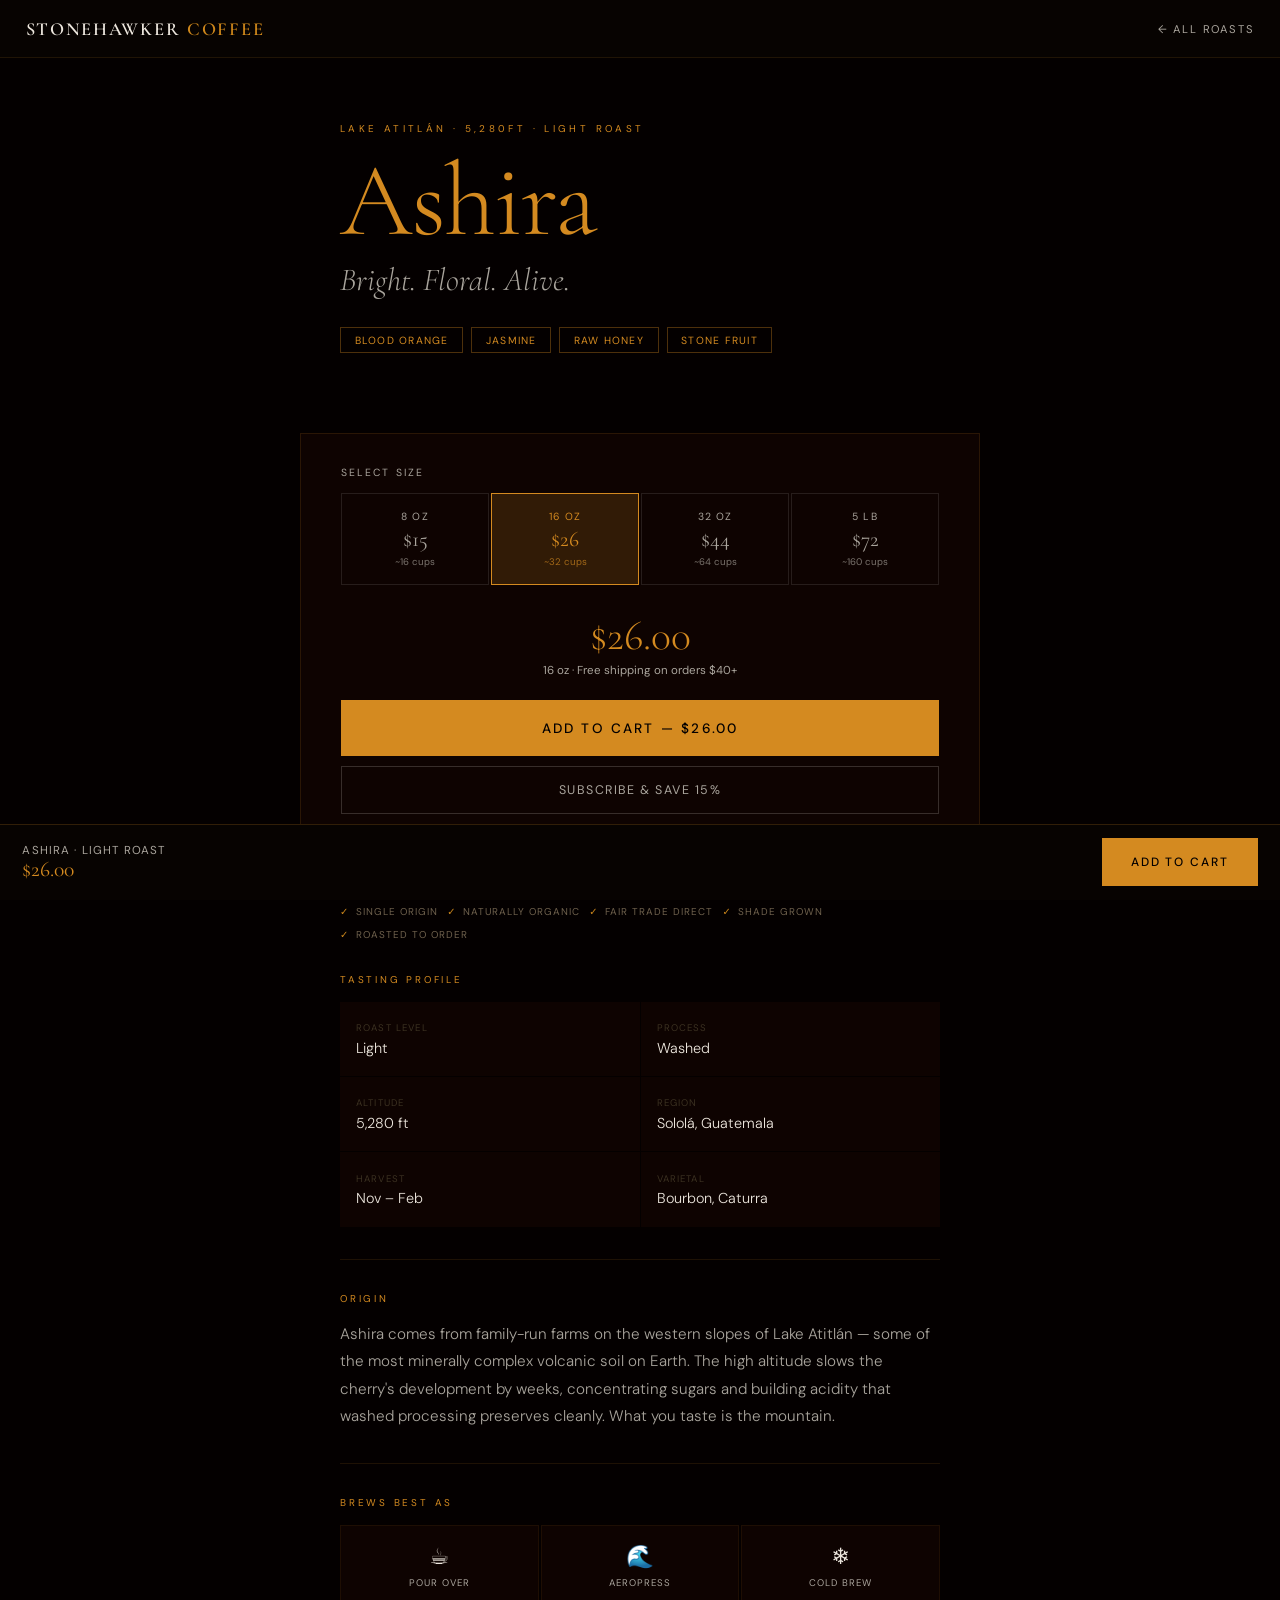
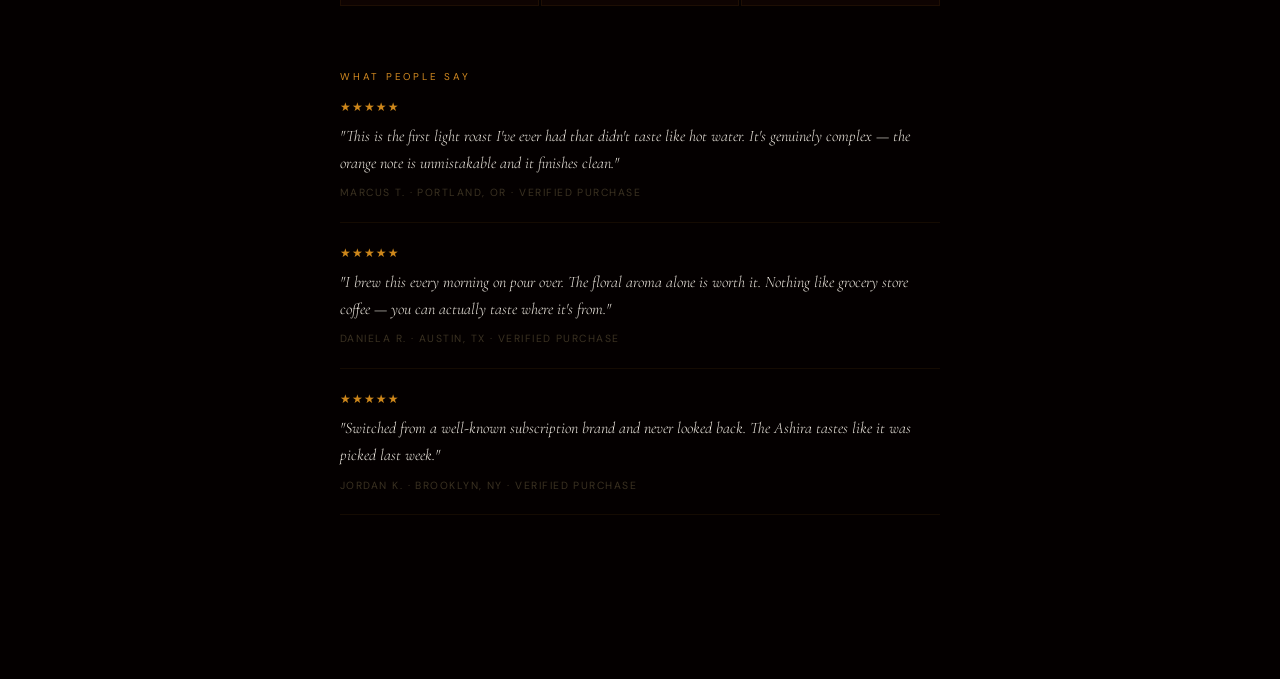
<file: ashira.html>
<!DOCTYPE html>
<html lang="en">
<head>
<meta charset="UTF-8">
<meta name="viewport" content="width=device-width, initial-scale=1.0">
<title>Ashira — Light Roast | Stonehawker Coffee</title>
<meta name="description" content="Ashira light roast. Grown at 5,280ft on the volcanic shores of Lake Atitlán. Notes of blood orange, jasmine, and raw honey. Single origin, naturally organic.">
<link rel="preconnect" href="https://fonts.googleapis.com">
<link href="https://fonts.googleapis.com/css2?family=Cormorant+Garamond:ital,wght@0,300;0,400;0,600;1,300;1,400&family=DM+Sans:wght@300;400;500&display=swap" rel="stylesheet">
<style>
:root {
  --espresso:     oklch(7%  0.022 35);
  --espresso-mid: oklch(12% 0.028 35);
  --cream:        oklch(93% 0.014 80);
  --cream-dim:    oklch(72% 0.013 78);
  --gold:         oklch(68% 0.14  70);
  --ash:          oklch(32% 0.03  80);
  --accent:       #D48A20;
  --accent-dim:   rgba(212,138,32,.18);
  --accent-glow:  rgba(212,138,32,.08);
  --serif: 'Cormorant Garamond', Georgia, serif;
  --sans:  'DM Sans', system-ui, sans-serif;
}
*, *::before, *::after { box-sizing: border-box; margin: 0; padding: 0; }
html { scroll-behavior: smooth; }
body { background: var(--espresso); color: var(--cream); font-family: var(--sans); overflow-x: hidden; }

/* ── NAV ── */
nav {
  position: sticky; top: 0; z-index: 100;
  display: flex; align-items: center; justify-content: space-between;
  padding: 1.1rem 1.6rem;
  background: rgba(8,4,2,0.97); backdrop-filter: blur(14px);
  border-bottom: 1px solid rgba(212,138,32,.12);
}
.nav-logo { font-family: var(--serif); font-size: 1.15rem; font-weight: 600; letter-spacing: .1em; color: var(--cream); text-decoration: none; }
.nav-logo span { color: var(--gold); }
.nav-back { font-size: .7rem; letter-spacing: .16em; text-transform: uppercase; color: var(--cream-dim); text-decoration: none; transition: color .25s; }
.nav-back:hover { color: var(--accent); }

/* ── HERO ── */
.product-hero {
  padding: clamp(3rem, 8vw, 5rem) 1.6rem clamp(2.5rem, 6vw, 4rem);
  max-width: 560px; margin: 0 auto;
  text-align: left;
}
.product-eyebrow {
  font-size: .62rem; letter-spacing: .34em; text-transform: uppercase;
  color: var(--accent); margin-bottom: 1.2rem;
}
.product-name {
  font-family: var(--serif); font-size: clamp(3.8rem, 14vw, 6.5rem);
  font-weight: 300; line-height: .92; letter-spacing: -.02em;
  color: var(--accent); margin-bottom: .6rem;
}
.product-roast-type {
  font-family: var(--serif); font-size: clamp(1.4rem, 5vw, 2rem);
  font-weight: 300; font-style: italic; color: var(--cream-dim);
  margin-bottom: 1.8rem;
}
.taste-row {
  display: flex; gap: .5rem; flex-wrap: wrap; margin-bottom: 2rem;
}
.taste-pill {
  padding: .32rem .85rem; border: 1px solid rgba(212,138,32,.35);
  font-size: .65rem; letter-spacing: .12em; text-transform: uppercase;
  color: var(--accent);
}

/* ── PURCHASE BLOCK ── */
.purchase-block {
  background: var(--espresso-mid);
  border: 1px solid rgba(212,138,32,.14);
  padding: 1.8rem 1.6rem;
  margin-bottom: 1.8rem;
  max-width: 560px; margin: 0 auto 1.8rem;
}
.size-label-row {
  font-size: .65rem; letter-spacing: .2em; text-transform: uppercase;
  color: var(--cream-dim); margin-bottom: .9rem;
}
.size-grid { display: grid; grid-template-columns: 1fr 1fr; gap: 2px; margin-bottom: 1.6rem; }
.size-opt {
  background: transparent; border: 1px solid rgba(255,255,255,.1);
  color: var(--cream-dim); padding: 1rem .8rem;
  font-family: var(--sans); cursor: pointer; transition: all .25s;
  display: flex; flex-direction: column; align-items: center; gap: .2rem;
  text-align: center;
}
.size-opt:hover { border-color: var(--accent); color: var(--accent); }
.size-opt.active { background: var(--accent-dim); border-color: var(--accent); color: var(--accent); }
.size-opt .sz { font-size: .65rem; text-transform: uppercase; letter-spacing: .1em; }
.size-opt .pr { font-family: var(--serif); font-size: 1.35rem; font-weight: 400; }
.size-opt .note { font-size: .6rem; color: inherit; opacity: .7; }

.price-display {
  text-align: center; margin-bottom: 1.4rem;
}
.price-main { font-family: var(--serif); font-size: 2.6rem; font-weight: 300; color: var(--accent); }
.price-per { font-size: .72rem; color: var(--cream-dim); margin-top: .1rem; }

.btn-buy {
  width: 100%; background: var(--accent); border: none;
  color: var(--espresso); padding: 1.1rem 1.6rem;
  font-family: var(--sans); font-size: .85rem; font-weight: 500;
  letter-spacing: .16em; text-transform: uppercase; cursor: pointer;
  transition: all .3s; min-height: 56px;
}
.btn-buy:hover { background: var(--cream); transform: translateY(-1px); box-shadow: 0 12px 32px rgba(212,138,32,.4); }
.btn-secondary {
  width: 100%; background: transparent;
  border: 1px solid rgba(245,237,224,.18); color: var(--cream-dim);
  padding: .9rem 1.6rem; font-family: var(--sans); font-size: .78rem;
  font-weight: 400; letter-spacing: .12em; text-transform: uppercase;
  cursor: pointer; transition: all .3s; margin-top: .6rem; min-height: 48px;
}
.btn-secondary:hover { border-color: var(--accent); color: var(--accent); }

.shipping-note {
  text-align: center; font-size: .68rem; color: var(--ash);
  margin-top: 1rem; letter-spacing: .06em;
}

/* ── PRODUCT DETAILS ── */
.detail-section {
  max-width: 560px; margin: 0 auto; padding: 0 1.6rem 3rem;
}
.detail-divider {
  height: 1px; background: rgba(212,138,32,.12); margin: 2rem 0;
}
.detail-label {
  font-size: .62rem; letter-spacing: .28em; text-transform: uppercase;
  color: var(--accent); margin-bottom: 1rem;
}
.detail-grid { display: grid; grid-template-columns: 1fr 1fr; gap: 1px; }
.detail-cell {
  background: var(--espresso-mid); padding: 1.2rem 1rem;
}
.detail-cell-label { font-size: .6rem; letter-spacing: .12em; text-transform: uppercase; color: var(--ash); margin-bottom: .3rem; }
.detail-cell-value { font-size: .9rem; color: var(--cream); font-weight: 300; }

.origin-block { margin: 2rem 0; }
.origin-text { font-size: .95rem; font-weight: 300; color: var(--cream-dim); line-height: 1.82; }

.brew-grid { display: grid; grid-template-columns: repeat(3, 1fr); gap: 2px; margin-top: .8rem; }
.brew-opt {
  background: var(--espresso-mid); border: 1px solid rgba(212,138,32,.08);
  padding: 1rem .7rem; text-align: center;
}
.brew-opt .brew-icon { font-size: 1.4rem; margin-bottom: .3rem; }
.brew-opt .brew-name { font-size: .6rem; letter-spacing: .1em; text-transform: uppercase; color: var(--cream-dim); }

/* ── TRUST STRIP ── */
.trust-strip {
  max-width: 560px; margin: 0 auto; padding: 0 1.6rem 1.6rem;
  display: flex; gap: .6rem; flex-wrap: wrap;
}
.trust-chip {
  display: flex; align-items: center; gap: .4rem;
  font-size: .62rem; letter-spacing: .1em; text-transform: uppercase;
  color: rgba(200,176,140,.55);
}
.trust-chip::before { content: '✓'; color: var(--gold); }

/* ── REVIEWS ── */
.reviews-section {
  max-width: 560px; margin: 0 auto; padding: 0 1.6rem 3rem;
}
.review-item { margin-bottom: 1.4rem; padding-bottom: 1.4rem; border-bottom: 1px solid rgba(212,138,32,.08); }
.review-stars { color: var(--gold); font-size: .75rem; letter-spacing: .1em; margin-bottom: .5rem; }
.review-text { font-family: var(--serif); font-size: 1rem; font-style: italic; font-weight: 300; line-height: 1.68; color: var(--cream); margin-bottom: .6rem; }
.review-author { font-size: .65rem; letter-spacing: .14em; text-transform: uppercase; color: var(--ash); }

/* ── STICKY BUY BAR ── */
.sticky-buy {
  position: fixed; bottom: 0; left: 0; right: 0; z-index: 200;
  background: rgba(8,4,2,.97); backdrop-filter: blur(16px);
  border-top: 1px solid rgba(212,138,32,.2);
  padding: .85rem 1.4rem;
  display: flex; align-items: center; justify-content: space-between; gap: .8rem;
}
.sticky-buy-info { flex: 1; min-width: 0; }
.sticky-buy-name { font-size: .72rem; letter-spacing: .1em; text-transform: uppercase; color: var(--cream-dim); }
.sticky-buy-price { font-family: var(--serif); font-size: 1.35rem; color: var(--accent); line-height: 1.1; }
.sticky-buy .btn-buy { width: auto; padding: .85rem 1.8rem; font-size: .75rem; min-height: 48px; flex-shrink: 0; }

body { padding-bottom: 78px; }

@media (min-width: 680px) {
  .product-hero { padding: 4rem 2.5rem 3rem; max-width: 680px; }
  .purchase-block { max-width: 680px; padding: 2rem 2.5rem; }
  .detail-section { max-width: 680px; padding: 0 2.5rem 4rem; }
  .trust-strip { max-width: 680px; padding: 0 2.5rem 2rem; }
  .reviews-section { max-width: 680px; padding: 0 2.5rem 4rem; }
  .size-grid { grid-template-columns: repeat(4, 1fr); }
}
</style>
</head>
<body>

<nav>
  <a href="index.html" class="nav-logo">STONEHAWKER <span>COFFEE</span></a>
  <a href="index.html" class="nav-back">← All Roasts</a>
</nav>

<!-- PRODUCT HERO -->
<div class="product-hero">
  <p class="product-eyebrow">Lake Atitlán · 5,280ft · Light Roast</p>
  <h1 class="product-name">Ashira</h1>
  <p class="product-roast-type">Bright. Floral. Alive.</p>
  <div class="taste-row">
    <span class="taste-pill">Blood Orange</span>
    <span class="taste-pill">Jasmine</span>
    <span class="taste-pill">Raw Honey</span>
    <span class="taste-pill">Stone Fruit</span>
  </div>
</div>

<!-- PURCHASE BLOCK -->
<div class="purchase-block">
  <p class="size-label-row">Select Size</p>
  <div class="size-grid" id="size-grid">
    <button class="size-opt" data-price="15.00" data-oz="8" data-note="~16 cups">
      <span class="sz">8 oz</span>
      <span class="pr">$15</span>
      <span class="note">~16 cups</span>
    </button>
    <button class="size-opt active" data-price="26.00" data-oz="16" data-note="~32 cups">
      <span class="sz">16 oz</span>
      <span class="pr">$26</span>
      <span class="note">~32 cups</span>
    </button>
    <button class="size-opt" data-price="44.00" data-oz="32" data-note="~64 cups">
      <span class="sz">32 oz</span>
      <span class="pr">$44</span>
      <span class="note">~64 cups</span>
    </button>
    <button class="size-opt" data-price="72.00" data-oz="5lb" data-note="~160 cups">
      <span class="sz">5 lb</span>
      <span class="pr">$72</span>
      <span class="note">~160 cups</span>
    </button>
  </div>
  <div class="price-display">
    <div class="price-main" id="price-main">$26.00</div>
    <div class="price-per">16 oz · Free shipping on orders $40+</div>
  </div>
  <button class="btn-buy" id="btn-buy-main">Add to Cart — $26.00</button>
  <button class="btn-secondary">Subscribe &amp; Save 15%</button>
  <p class="shipping-note">Free shipping $40+ · Roasted to order · Ships within 2 days</p>
</div>

<!-- TRUST STRIP -->
<div class="trust-strip">
  <span class="trust-chip">Single Origin</span>
  <span class="trust-chip">Naturally Organic</span>
  <span class="trust-chip">Fair Trade Direct</span>
  <span class="trust-chip">Shade Grown</span>
  <span class="trust-chip">Roasted to Order</span>
</div>

<!-- PRODUCT DETAILS -->
<div class="detail-section">
  <p class="detail-label">Tasting Profile</p>
  <div class="detail-grid">
    <div class="detail-cell"><div class="detail-cell-label">Roast Level</div><div class="detail-cell-value">Light</div></div>
    <div class="detail-cell"><div class="detail-cell-label">Process</div><div class="detail-cell-value">Washed</div></div>
    <div class="detail-cell"><div class="detail-cell-label">Altitude</div><div class="detail-cell-value">5,280 ft</div></div>
    <div class="detail-cell"><div class="detail-cell-label">Region</div><div class="detail-cell-value">Sololá, Guatemala</div></div>
    <div class="detail-cell"><div class="detail-cell-label">Harvest</div><div class="detail-cell-value">Nov – Feb</div></div>
    <div class="detail-cell"><div class="detail-cell-label">Varietal</div><div class="detail-cell-value">Bourbon, Caturra</div></div>
  </div>

  <div class="detail-divider"></div>

  <div class="origin-block">
    <p class="detail-label">Origin</p>
    <p class="origin-text">Ashira comes from family-run farms on the western slopes of Lake Atitlán — some of the most minerally complex volcanic soil on Earth. The high altitude slows the cherry's development by weeks, concentrating sugars and building acidity that washed processing preserves cleanly. What you taste is the mountain.</p>
  </div>

  <div class="detail-divider"></div>

  <p class="detail-label">Brews Best As</p>
  <div class="brew-grid">
    <div class="brew-opt"><div class="brew-icon">☕</div><div class="brew-name">Pour Over</div></div>
    <div class="brew-opt"><div class="brew-icon">🌊</div><div class="brew-name">Aeropress</div></div>
    <div class="brew-opt"><div class="brew-icon">❄️</div><div class="brew-name">Cold Brew</div></div>
  </div>
</div>

<!-- REVIEWS -->
<div class="reviews-section">
  <p class="detail-label">What People Say</p>
  <div class="review-item">
    <div class="review-stars">★★★★★</div>
    <p class="review-text">"This is the first light roast I've ever had that didn't taste like hot water. It's genuinely complex — the orange note is unmistakable and it finishes clean."</p>
    <p class="review-author">Marcus T. · Portland, OR · Verified Purchase</p>
  </div>
  <div class="review-item">
    <div class="review-stars">★★★★★</div>
    <p class="review-text">"I brew this every morning on pour over. The floral aroma alone is worth it. Nothing like grocery store coffee — you can actually taste where it's from."</p>
    <p class="review-author">Daniela R. · Austin, TX · Verified Purchase</p>
  </div>
  <div class="review-item">
    <div class="review-stars">★★★★★</div>
    <p class="review-text">"Switched from a well-known subscription brand and never looked back. The Ashira tastes like it was picked last week."</p>
    <p class="review-author">Jordan K. · Brooklyn, NY · Verified Purchase</p>
  </div>
</div>

<!-- STICKY BUY BAR -->
<div class="sticky-buy" id="sticky-buy">
  <div class="sticky-buy-info">
    <div class="sticky-buy-name">Ashira · Light Roast</div>
    <div class="sticky-buy-price" id="sticky-price">$26.00</div>
  </div>
  <button class="btn-buy" id="btn-buy-sticky">Add to Cart</button>
</div>

<script>
(function() {
  var opts = document.querySelectorAll('.size-opt');
  var priceMain = document.getElementById('price-main');
  var stickyPrice = document.getElementById('sticky-price');
  var btnMain = document.getElementById('btn-buy-main');

  function updatePrice(btn) {
    opts.forEach(function(o) { o.classList.remove('active'); });
    btn.classList.add('active');
    var price = '$' + parseFloat(btn.dataset.price).toFixed(2);
    var oz = btn.dataset.oz;
    priceMain.textContent = price;
    stickyPrice.textContent = price;
    btnMain.textContent = 'Add to Cart — ' + price;
    document.querySelector('.price-per').textContent = oz + ' oz · Free shipping on orders $40+';
  }

  opts.forEach(function(btn) {
    btn.addEventListener('click', function() { updatePrice(this); });
  });

  document.getElementById('btn-buy-main').addEventListener('click', function() {
    alert('Shopify integration coming soon. Email dan@stonehawkercoffee.com to order.');
  });
  document.getElementById('btn-buy-sticky').addEventListener('click', function() {
    alert('Shopify integration coming soon. Email dan@stonehawkercoffee.com to order.');
  });
})();
</script>
</body>
</html>
</file>
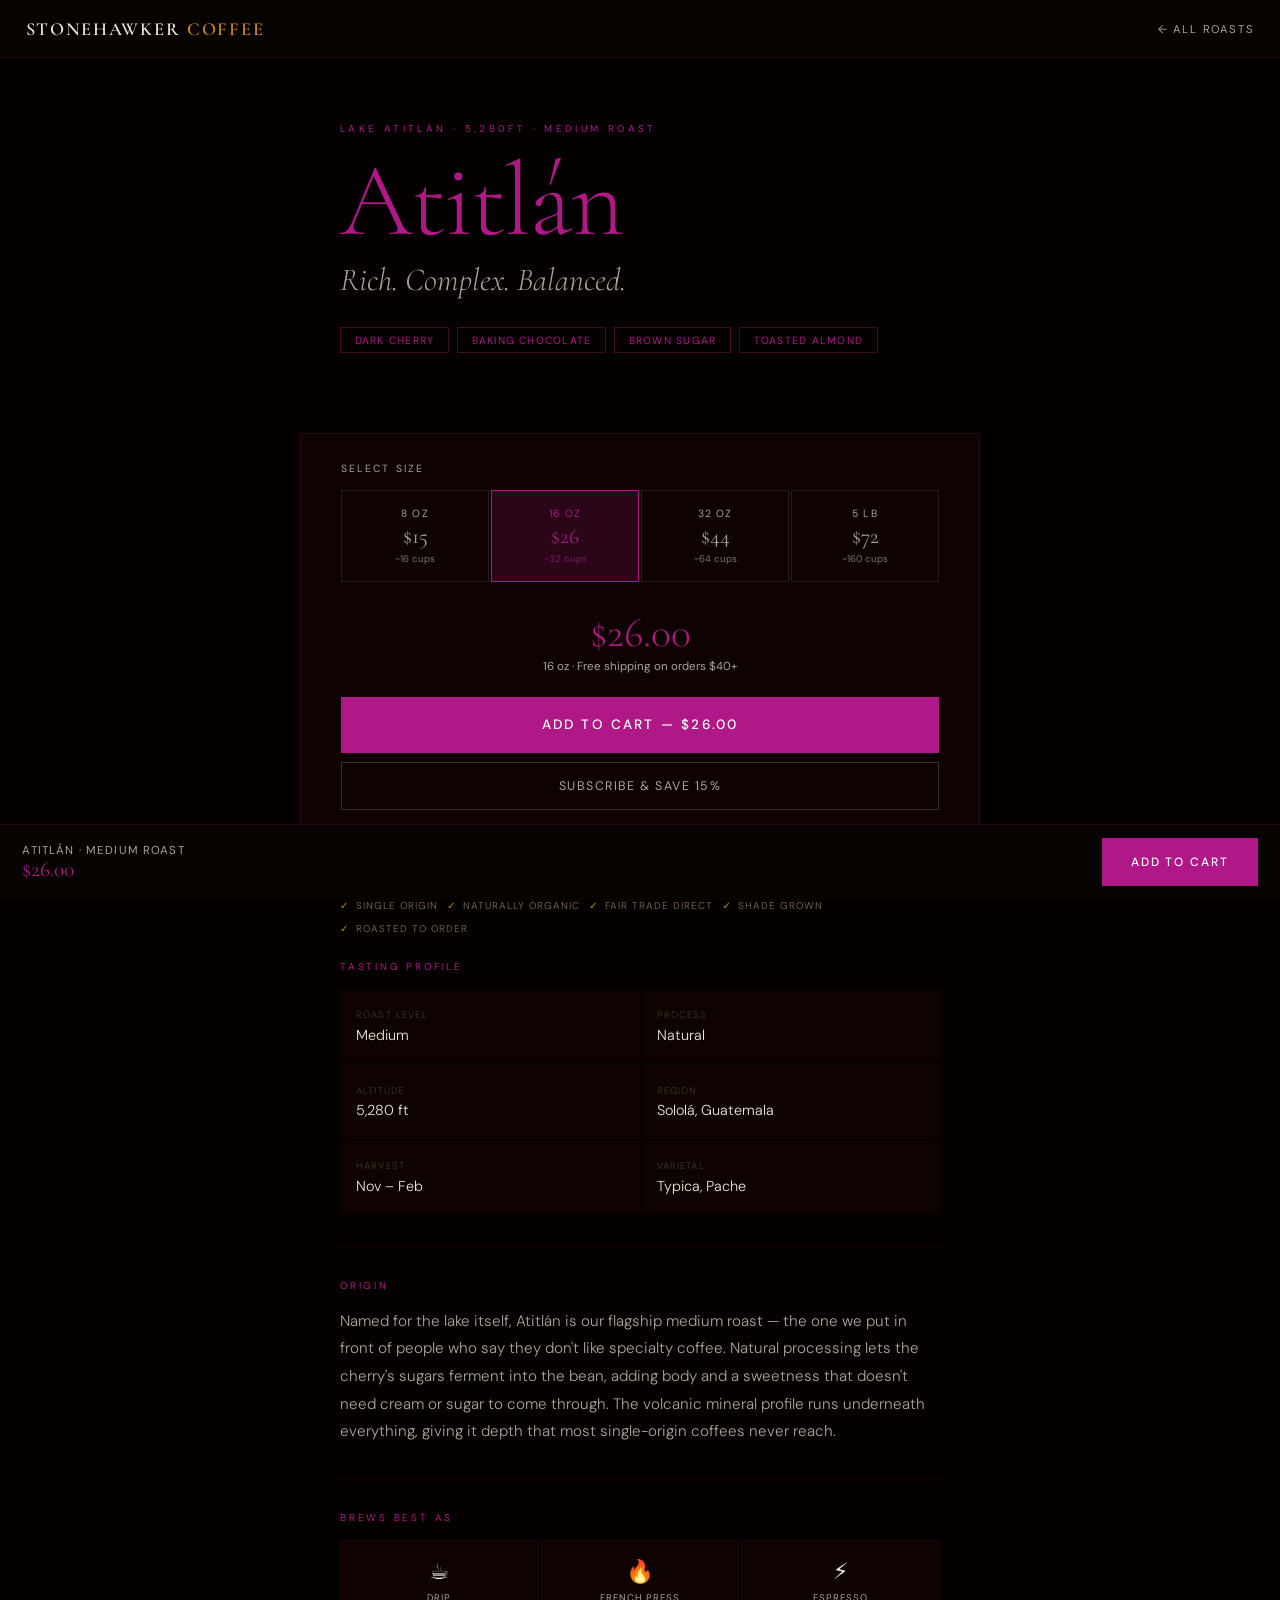
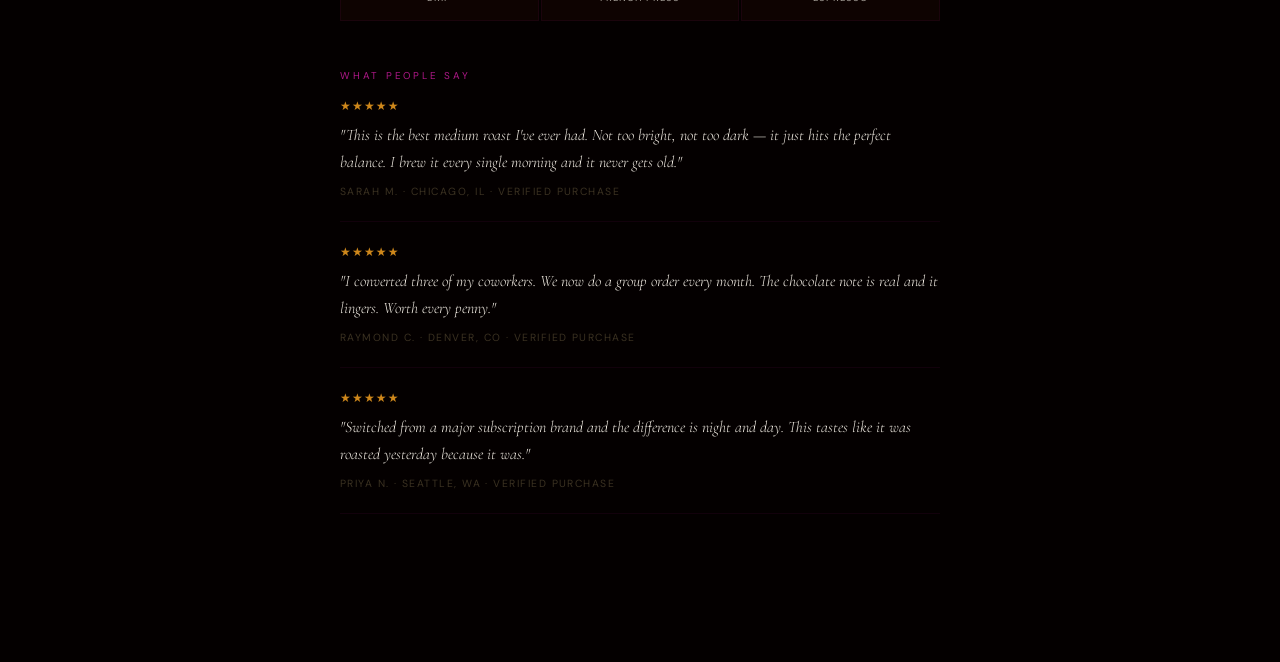
<file: atitlan.html>
<!DOCTYPE html>
<html lang="en">
<head>
<meta charset="UTF-8">
<meta name="viewport" content="width=device-width, initial-scale=1.0">
<title>Atitlán — Medium Roast | Stonehawker Coffee</title>
<meta name="description" content="Atitlán medium roast. Balanced, complex, and deeply satisfying. Notes of dark cherry, baking chocolate, and brown sugar. Single origin from Lake Atitlán.">
<link rel="preconnect" href="https://fonts.googleapis.com">
<link href="https://fonts.googleapis.com/css2?family=Cormorant+Garamond:ital,wght@0,300;0,400;0,600;1,300;1,400&family=DM+Sans:wght@300;400;500&display=swap" rel="stylesheet">
<style>
:root {
  --espresso:     oklch(7%  0.022 35);
  --espresso-mid: oklch(12% 0.028 35);
  --cream:        oklch(93% 0.014 80);
  --cream-dim:    oklch(72% 0.013 78);
  --gold:         oklch(68% 0.14  70);
  --ash:          oklch(32% 0.03  80);
  --accent:       #B01888;
  --accent-dim:   rgba(176,24,136,.18);
  --serif: 'Cormorant Garamond', Georgia, serif;
  --sans:  'DM Sans', system-ui, sans-serif;
}
*, *::before, *::after { box-sizing: border-box; margin: 0; padding: 0; }
html { scroll-behavior: smooth; }
body { background: var(--espresso); color: var(--cream); font-family: var(--sans); overflow-x: hidden; }

nav {
  position: sticky; top: 0; z-index: 100;
  display: flex; align-items: center; justify-content: space-between;
  padding: 1.1rem 1.6rem;
  background: rgba(8,4,2,0.97); backdrop-filter: blur(14px);
  border-bottom: 1px solid rgba(176,24,136,.12);
}
.nav-logo { font-family: var(--serif); font-size: 1.15rem; font-weight: 600; letter-spacing: .1em; color: var(--cream); text-decoration: none; }
.nav-logo span { color: oklch(68% 0.14 70); }
.nav-back { font-size: .7rem; letter-spacing: .16em; text-transform: uppercase; color: var(--cream-dim); text-decoration: none; transition: color .25s; }
.nav-back:hover { color: var(--accent); }

.product-hero {
  padding: clamp(3rem, 8vw, 5rem) 1.6rem clamp(2.5rem, 6vw, 4rem);
  max-width: 560px; margin: 0 auto;
}
.product-eyebrow { font-size: .62rem; letter-spacing: .34em; text-transform: uppercase; color: var(--accent); margin-bottom: 1.2rem; }
.product-name { font-family: var(--serif); font-size: clamp(3.8rem, 14vw, 6.5rem); font-weight: 300; line-height: .92; letter-spacing: -.02em; color: var(--accent); margin-bottom: .6rem; }
.product-roast-type { font-family: var(--serif); font-size: clamp(1.4rem, 5vw, 2rem); font-weight: 300; font-style: italic; color: var(--cream-dim); margin-bottom: 1.8rem; }
.taste-row { display: flex; gap: .5rem; flex-wrap: wrap; margin-bottom: 2rem; }
.taste-pill { padding: .32rem .85rem; border: 1px solid rgba(176,24,136,.35); font-size: .65rem; letter-spacing: .12em; text-transform: uppercase; color: var(--accent); }

.purchase-block { background: var(--espresso-mid); border: 1px solid rgba(176,24,136,.14); padding: 1.8rem 1.6rem; max-width: 560px; margin: 0 auto 1.8rem; }
.size-label-row { font-size: .65rem; letter-spacing: .2em; text-transform: uppercase; color: var(--cream-dim); margin-bottom: .9rem; }
.size-grid { display: grid; grid-template-columns: 1fr 1fr; gap: 2px; margin-bottom: 1.6rem; }
.size-opt { background: transparent; border: 1px solid rgba(255,255,255,.1); color: var(--cream-dim); padding: 1rem .8rem; font-family: var(--sans); cursor: pointer; transition: all .25s; display: flex; flex-direction: column; align-items: center; gap: .2rem; text-align: center; }
.size-opt:hover { border-color: var(--accent); color: var(--accent); }
.size-opt.active { background: var(--accent-dim); border-color: var(--accent); color: var(--accent); }
.size-opt .sz { font-size: .65rem; text-transform: uppercase; letter-spacing: .1em; }
.size-opt .pr { font-family: var(--serif); font-size: 1.35rem; font-weight: 400; }
.size-opt .note { font-size: .6rem; opacity: .7; }

.price-display { text-align: center; margin-bottom: 1.4rem; }
.price-main { font-family: var(--serif); font-size: 2.6rem; font-weight: 300; color: var(--accent); }
.price-per { font-size: .72rem; color: var(--cream-dim); margin-top: .1rem; }

.btn-buy { width: 100%; background: var(--accent); border: none; color: #fff; padding: 1.1rem 1.6rem; font-family: var(--sans); font-size: .85rem; font-weight: 500; letter-spacing: .16em; text-transform: uppercase; cursor: pointer; transition: all .3s; min-height: 56px; }
.btn-buy:hover { background: oklch(68% 0.14 70); color: var(--espresso); transform: translateY(-1px); box-shadow: 0 12px 32px rgba(176,24,136,.4); }
.btn-secondary { width: 100%; background: transparent; border: 1px solid rgba(245,237,224,.18); color: var(--cream-dim); padding: .9rem 1.6rem; font-family: var(--sans); font-size: .78rem; letter-spacing: .12em; text-transform: uppercase; cursor: pointer; transition: all .3s; margin-top: .6rem; min-height: 48px; }
.btn-secondary:hover { border-color: var(--accent); color: var(--accent); }
.shipping-note { text-align: center; font-size: .68rem; color: var(--ash); margin-top: 1rem; letter-spacing: .06em; }

.detail-section { max-width: 560px; margin: 0 auto; padding: 0 1.6rem 3rem; }
.detail-divider { height: 1px; background: rgba(176,24,136,.1); margin: 2rem 0; }
.detail-label { font-size: .62rem; letter-spacing: .28em; text-transform: uppercase; color: var(--accent); margin-bottom: 1rem; }
.detail-grid { display: grid; grid-template-columns: 1fr 1fr; gap: 1px; }
.detail-cell { background: var(--espresso-mid); padding: 1.2rem 1rem; }
.detail-cell-label { font-size: .6rem; letter-spacing: .12em; text-transform: uppercase; color: var(--ash); margin-bottom: .3rem; }
.detail-cell-value { font-size: .9rem; color: var(--cream); font-weight: 300; }

.origin-block { margin: 2rem 0; }
.origin-text { font-size: .95rem; font-weight: 300; color: var(--cream-dim); line-height: 1.82; }

.brew-grid { display: grid; grid-template-columns: repeat(3, 1fr); gap: 2px; margin-top: .8rem; }
.brew-opt { background: var(--espresso-mid); border: 1px solid rgba(176,24,136,.08); padding: 1rem .7rem; text-align: center; }
.brew-opt .brew-icon { font-size: 1.4rem; margin-bottom: .3rem; }
.brew-opt .brew-name { font-size: .6rem; letter-spacing: .1em; text-transform: uppercase; color: var(--cream-dim); }

.trust-strip { max-width: 560px; margin: 0 auto; padding: 0 1.6rem 1.6rem; display: flex; gap: .6rem; flex-wrap: wrap; }
.trust-chip { display: flex; align-items: center; gap: .4rem; font-size: .62rem; letter-spacing: .1em; text-transform: uppercase; color: rgba(200,176,140,.55); }
.trust-chip::before { content: '✓'; color: oklch(68% 0.14 70); }

.reviews-section { max-width: 560px; margin: 0 auto; padding: 0 1.6rem 3rem; }
.review-item { margin-bottom: 1.4rem; padding-bottom: 1.4rem; border-bottom: 1px solid rgba(176,24,136,.08); }
.review-stars { color: oklch(68% 0.14 70); font-size: .75rem; letter-spacing: .1em; margin-bottom: .5rem; }
.review-text { font-family: var(--serif); font-size: 1rem; font-style: italic; font-weight: 300; line-height: 1.68; color: var(--cream); margin-bottom: .6rem; }
.review-author { font-size: .65rem; letter-spacing: .14em; text-transform: uppercase; color: var(--ash); }

.sticky-buy { position: fixed; bottom: 0; left: 0; right: 0; z-index: 200; background: rgba(8,4,2,.97); backdrop-filter: blur(16px); border-top: 1px solid rgba(176,24,136,.2); padding: .85rem 1.4rem; display: flex; align-items: center; justify-content: space-between; gap: .8rem; }
.sticky-buy-info { flex: 1; min-width: 0; }
.sticky-buy-name { font-size: .72rem; letter-spacing: .1em; text-transform: uppercase; color: var(--cream-dim); }
.sticky-buy-price { font-family: var(--serif); font-size: 1.35rem; color: var(--accent); line-height: 1.1; }
.sticky-buy .btn-buy { width: auto; padding: .85rem 1.8rem; font-size: .75rem; min-height: 48px; flex-shrink: 0; }
body { padding-bottom: 78px; }

@media (min-width: 680px) {
  .product-hero, .purchase-block, .detail-section, .trust-strip, .reviews-section { max-width: 680px; }
  .product-hero { padding: 4rem 2.5rem 3rem; }
  .purchase-block, .detail-section { padding-left: 2.5rem; padding-right: 2.5rem; }
  .trust-strip, .reviews-section { padding-left: 2.5rem; padding-right: 2.5rem; }
  .size-grid { grid-template-columns: repeat(4, 1fr); }
}
</style>
</head>
<body>

<nav>
  <a href="index.html" class="nav-logo">STONEHAWKER <span>COFFEE</span></a>
  <a href="index.html" class="nav-back">← All Roasts</a>
</nav>

<div class="product-hero">
  <p class="product-eyebrow">Lake Atitlán · 5,280ft · Medium Roast</p>
  <h1 class="product-name">Atitlán</h1>
  <p class="product-roast-type">Rich. Complex. Balanced.</p>
  <div class="taste-row">
    <span class="taste-pill">Dark Cherry</span>
    <span class="taste-pill">Baking Chocolate</span>
    <span class="taste-pill">Brown Sugar</span>
    <span class="taste-pill">Toasted Almond</span>
  </div>
</div>

<div class="purchase-block">
  <p class="size-label-row">Select Size</p>
  <div class="size-grid" id="size-grid">
    <button class="size-opt" data-price="15.00" data-oz="8" data-note="~16 cups">
      <span class="sz">8 oz</span><span class="pr">$15</span><span class="note">~16 cups</span>
    </button>
    <button class="size-opt active" data-price="26.00" data-oz="16" data-note="~32 cups">
      <span class="sz">16 oz</span><span class="pr">$26</span><span class="note">~32 cups</span>
    </button>
    <button class="size-opt" data-price="44.00" data-oz="32" data-note="~64 cups">
      <span class="sz">32 oz</span><span class="pr">$44</span><span class="note">~64 cups</span>
    </button>
    <button class="size-opt" data-price="72.00" data-oz="5lb" data-note="~160 cups">
      <span class="sz">5 lb</span><span class="pr">$72</span><span class="note">~160 cups</span>
    </button>
  </div>
  <div class="price-display">
    <div class="price-main" id="price-main">$26.00</div>
    <div class="price-per">16 oz · Free shipping on orders $40+</div>
  </div>
  <button class="btn-buy" id="btn-buy-main">Add to Cart — $26.00</button>
  <button class="btn-secondary">Subscribe &amp; Save 15%</button>
  <p class="shipping-note">Free shipping $40+ · Roasted to order · Ships within 2 days</p>
</div>

<div class="trust-strip">
  <span class="trust-chip">Single Origin</span>
  <span class="trust-chip">Naturally Organic</span>
  <span class="trust-chip">Fair Trade Direct</span>
  <span class="trust-chip">Shade Grown</span>
  <span class="trust-chip">Roasted to Order</span>
</div>

<div class="detail-section">
  <p class="detail-label">Tasting Profile</p>
  <div class="detail-grid">
    <div class="detail-cell"><div class="detail-cell-label">Roast Level</div><div class="detail-cell-value">Medium</div></div>
    <div class="detail-cell"><div class="detail-cell-label">Process</div><div class="detail-cell-value">Natural</div></div>
    <div class="detail-cell"><div class="detail-cell-label">Altitude</div><div class="detail-cell-value">5,280 ft</div></div>
    <div class="detail-cell"><div class="detail-cell-label">Region</div><div class="detail-cell-value">Sololá, Guatemala</div></div>
    <div class="detail-cell"><div class="detail-cell-label">Harvest</div><div class="detail-cell-value">Nov – Feb</div></div>
    <div class="detail-cell"><div class="detail-cell-label">Varietal</div><div class="detail-cell-value">Typica, Pache</div></div>
  </div>

  <div class="detail-divider"></div>

  <div class="origin-block">
    <p class="detail-label">Origin</p>
    <p class="origin-text">Named for the lake itself, Atitlán is our flagship medium roast — the one we put in front of people who say they don't like specialty coffee. Natural processing lets the cherry's sugars ferment into the bean, adding body and a sweetness that doesn't need cream or sugar to come through. The volcanic mineral profile runs underneath everything, giving it depth that most single-origin coffees never reach.</p>
  </div>

  <div class="detail-divider"></div>

  <p class="detail-label">Brews Best As</p>
  <div class="brew-grid">
    <div class="brew-opt"><div class="brew-icon">☕</div><div class="brew-name">Drip</div></div>
    <div class="brew-opt"><div class="brew-icon">🔥</div><div class="brew-name">French Press</div></div>
    <div class="brew-opt"><div class="brew-icon">⚡</div><div class="brew-name">Espresso</div></div>
  </div>
</div>

<div class="reviews-section">
  <p class="detail-label">What People Say</p>
  <div class="review-item">
    <div class="review-stars">★★★★★</div>
    <p class="review-text">"This is the best medium roast I've ever had. Not too bright, not too dark — it just hits the perfect balance. I brew it every single morning and it never gets old."</p>
    <p class="review-author">Sarah M. · Chicago, IL · Verified Purchase</p>
  </div>
  <div class="review-item">
    <div class="review-stars">★★★★★</div>
    <p class="review-text">"I converted three of my coworkers. We now do a group order every month. The chocolate note is real and it lingers. Worth every penny."</p>
    <p class="review-author">Raymond C. · Denver, CO · Verified Purchase</p>
  </div>
  <div class="review-item">
    <div class="review-stars">★★★★★</div>
    <p class="review-text">"Switched from a major subscription brand and the difference is night and day. This tastes like it was roasted yesterday because it was."</p>
    <p class="review-author">Priya N. · Seattle, WA · Verified Purchase</p>
  </div>
</div>

<div class="sticky-buy" id="sticky-buy">
  <div class="sticky-buy-info">
    <div class="sticky-buy-name">Atitlán · Medium Roast</div>
    <div class="sticky-buy-price" id="sticky-price">$26.00</div>
  </div>
  <button class="btn-buy" id="btn-buy-sticky">Add to Cart</button>
</div>

<script>
(function() {
  var opts = document.querySelectorAll('.size-opt');
  var priceMain = document.getElementById('price-main');
  var stickyPrice = document.getElementById('sticky-price');
  var btnMain = document.getElementById('btn-buy-main');
  function updatePrice(btn) {
    opts.forEach(function(o) { o.classList.remove('active'); });
    btn.classList.add('active');
    var price = '$' + parseFloat(btn.dataset.price).toFixed(2);
    var oz = btn.dataset.oz;
    priceMain.textContent = price;
    stickyPrice.textContent = price;
    btnMain.textContent = 'Add to Cart — ' + price;
    document.querySelector('.price-per').textContent = oz + ' oz · Free shipping on orders $40+';
  }
  opts.forEach(function(btn) { btn.addEventListener('click', function() { updatePrice(this); }); });
  document.getElementById('btn-buy-main').addEventListener('click', function() {
    alert('Shopify integration coming soon. Email dan@stonehawkercoffee.com to order.');
  });
  document.getElementById('btn-buy-sticky').addEventListener('click', function() {
    alert('Shopify integration coming soon. Email dan@stonehawkercoffee.com to order.');
  });
})();
</script>
</body>
</html>
</file>
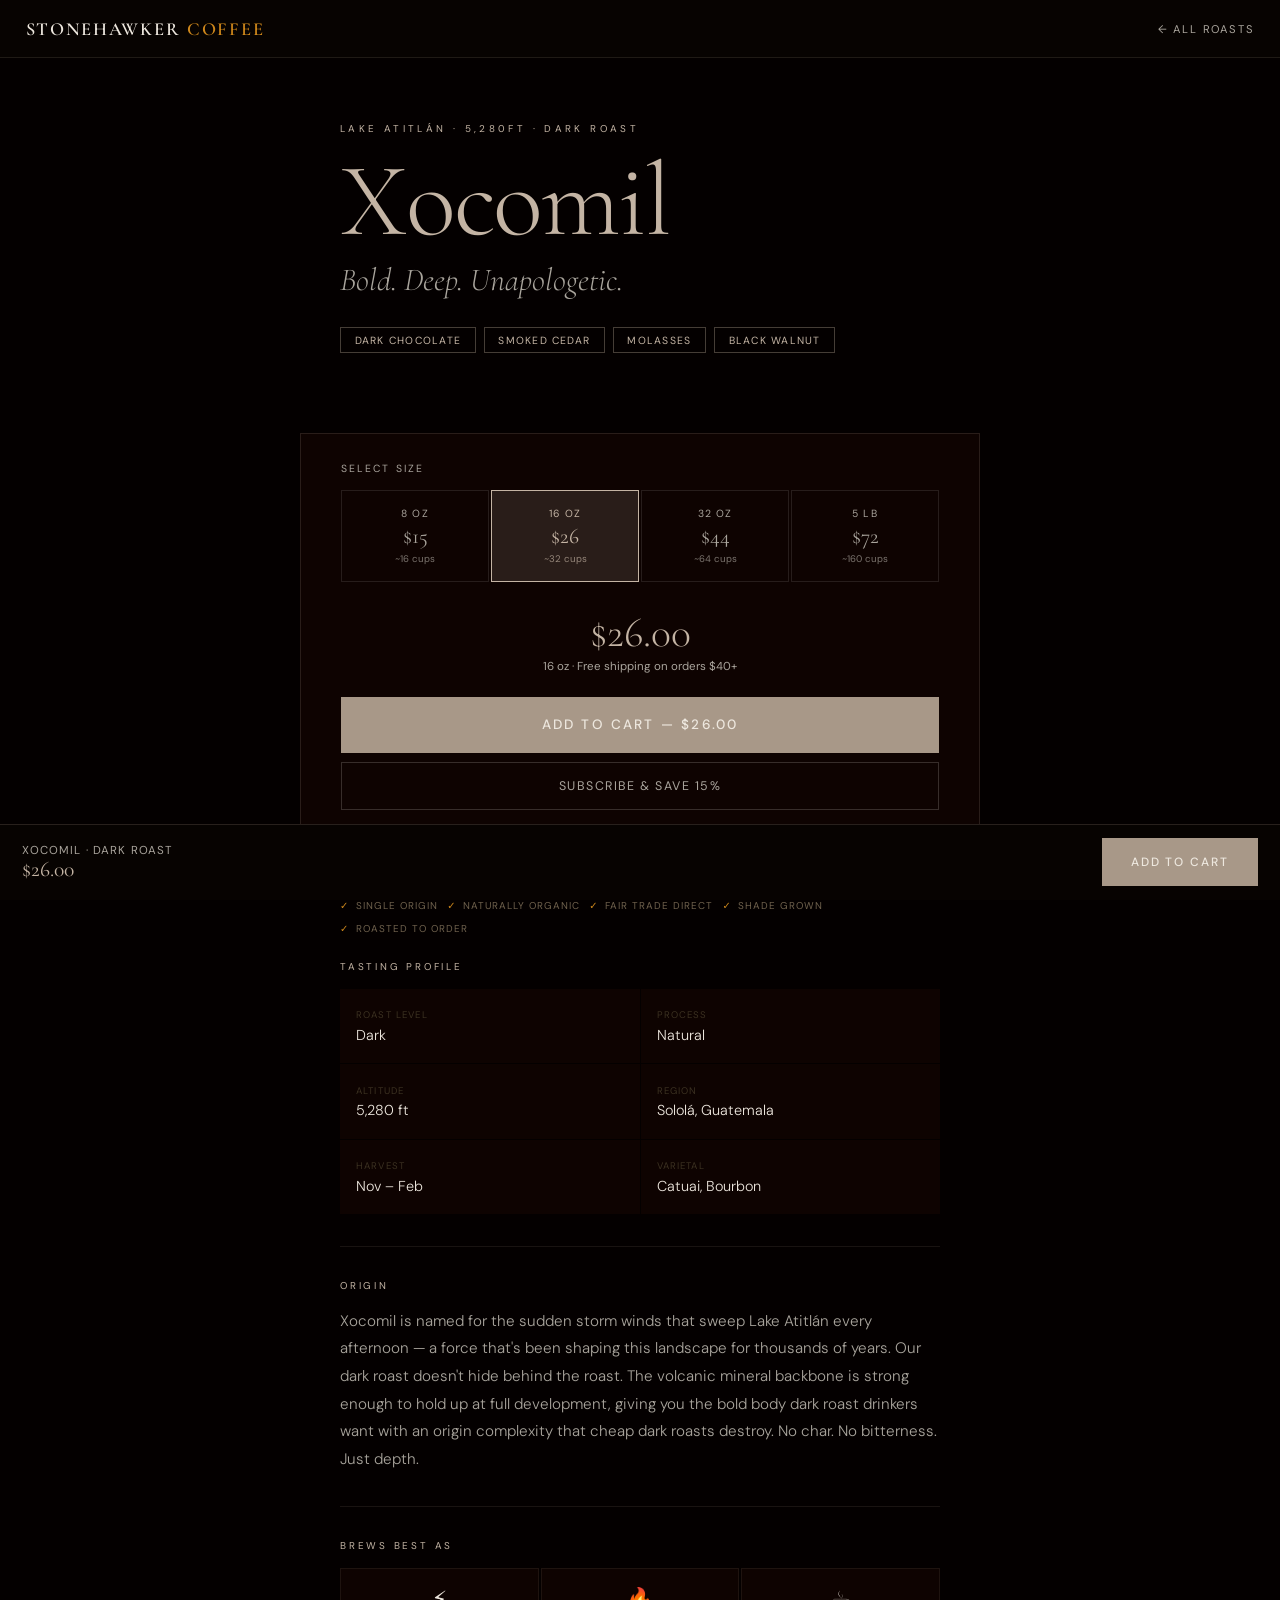
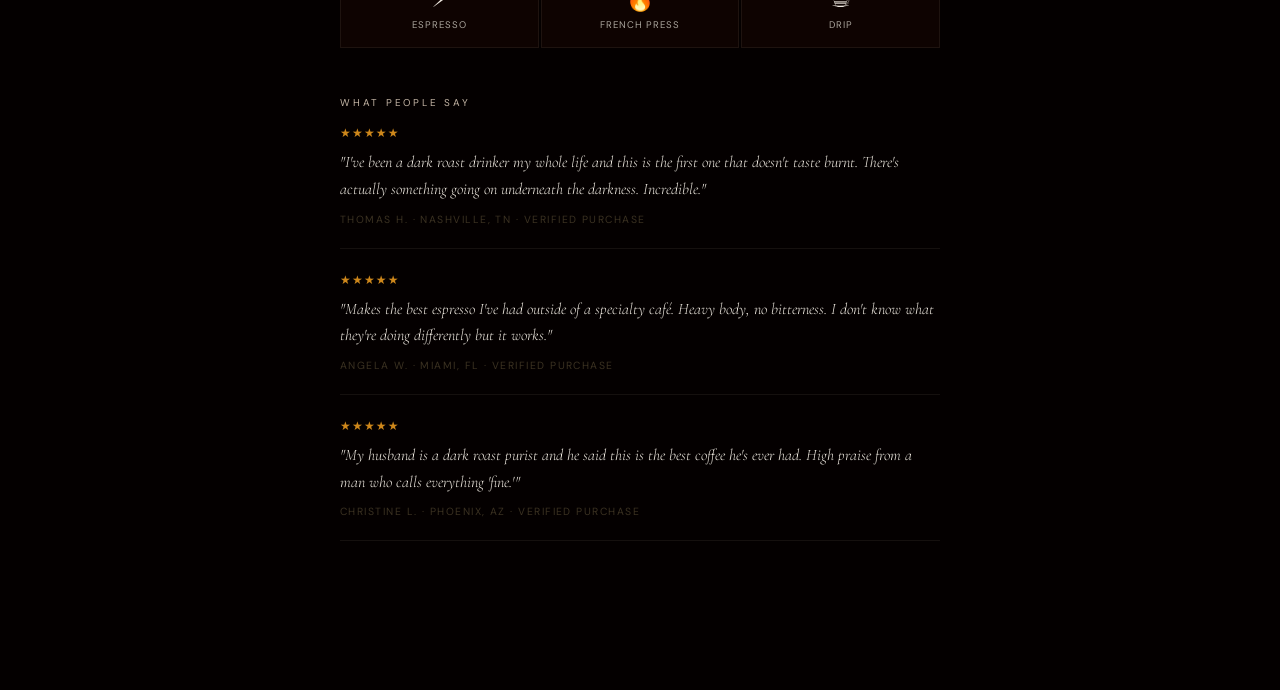
<file: darkroast.html>
<!DOCTYPE html>
<html lang="en">
<head>
<meta charset="UTF-8">
<meta name="viewport" content="width=device-width, initial-scale=1.0">
<title>Xocomil — Dark Roast | Stonehawker Coffee</title>
<meta name="description" content="Xocomil dark roast. Named after the legendary storm winds of Lake Atitlán. Notes of dark chocolate, smoked cedar, and molasses. Bold and full-bodied.">
<link rel="preconnect" href="https://fonts.googleapis.com">
<link href="https://fonts.googleapis.com/css2?family=Cormorant+Garamond:ital,wght@0,300;0,400;0,600;1,300;1,400&family=DM+Sans:wght@300;400;500&display=swap" rel="stylesheet">
<style>
:root {
  --espresso:     oklch(7%  0.022 35);
  --espresso-mid: oklch(12% 0.028 35);
  --cream:        oklch(93% 0.014 80);
  --cream-dim:    oklch(72% 0.013 78);
  --gold:         oklch(68% 0.14  70);
  --ash:          oklch(32% 0.03  80);
  --accent:       #A89888;
  --accent-bright:#C4B4A4;
  --accent-dim:   rgba(168,152,136,.18);
  --serif: 'Cormorant Garamond', Georgia, serif;
  --sans:  'DM Sans', system-ui, sans-serif;
}
*, *::before, *::after { box-sizing: border-box; margin: 0; padding: 0; }
html { scroll-behavior: smooth; }
body { background: var(--espresso); color: var(--cream); font-family: var(--sans); overflow-x: hidden; }

nav {
  position: sticky; top: 0; z-index: 100;
  display: flex; align-items: center; justify-content: space-between;
  padding: 1.1rem 1.6rem;
  background: rgba(8,4,2,0.97); backdrop-filter: blur(14px);
  border-bottom: 1px solid rgba(168,152,136,.15);
}
.nav-logo { font-family: var(--serif); font-size: 1.15rem; font-weight: 600; letter-spacing: .1em; color: var(--cream); text-decoration: none; }
.nav-logo span { color: oklch(68% 0.14 70); }
.nav-back { font-size: .7rem; letter-spacing: .16em; text-transform: uppercase; color: var(--cream-dim); text-decoration: none; transition: color .25s; }
.nav-back:hover { color: var(--accent-bright); }

.product-hero { padding: clamp(3rem, 8vw, 5rem) 1.6rem clamp(2.5rem, 6vw, 4rem); max-width: 560px; margin: 0 auto; }
.product-eyebrow { font-size: .62rem; letter-spacing: .34em; text-transform: uppercase; color: var(--accent-bright); margin-bottom: 1.2rem; }
.product-name { font-family: var(--serif); font-size: clamp(3.8rem, 14vw, 6.5rem); font-weight: 300; line-height: .92; letter-spacing: -.02em; color: var(--accent-bright); margin-bottom: .6rem; }
.product-roast-type { font-family: var(--serif); font-size: clamp(1.4rem, 5vw, 2rem); font-weight: 300; font-style: italic; color: var(--cream-dim); margin-bottom: 1.8rem; }
.taste-row { display: flex; gap: .5rem; flex-wrap: wrap; margin-bottom: 2rem; }
.taste-pill { padding: .32rem .85rem; border: 1px solid rgba(168,152,136,.4); font-size: .65rem; letter-spacing: .12em; text-transform: uppercase; color: var(--accent-bright); }

.purchase-block { background: var(--espresso-mid); border: 1px solid rgba(168,152,136,.18); padding: 1.8rem 1.6rem; max-width: 560px; margin: 0 auto 1.8rem; }
.size-label-row { font-size: .65rem; letter-spacing: .2em; text-transform: uppercase; color: var(--cream-dim); margin-bottom: .9rem; }
.size-grid { display: grid; grid-template-columns: 1fr 1fr; gap: 2px; margin-bottom: 1.6rem; }
.size-opt { background: transparent; border: 1px solid rgba(255,255,255,.1); color: var(--cream-dim); padding: 1rem .8rem; font-family: var(--sans); cursor: pointer; transition: all .25s; display: flex; flex-direction: column; align-items: center; gap: .2rem; text-align: center; }
.size-opt:hover { border-color: var(--accent-bright); color: var(--accent-bright); }
.size-opt.active { background: var(--accent-dim); border-color: var(--accent-bright); color: var(--accent-bright); }
.size-opt .sz { font-size: .65rem; text-transform: uppercase; letter-spacing: .1em; }
.size-opt .pr { font-family: var(--serif); font-size: 1.35rem; font-weight: 400; }
.size-opt .note { font-size: .6rem; opacity: .7; }

.price-display { text-align: center; margin-bottom: 1.4rem; }
.price-main { font-family: var(--serif); font-size: 2.6rem; font-weight: 300; color: var(--accent-bright); }
.price-per { font-size: .72rem; color: var(--cream-dim); margin-top: .1rem; }

.btn-buy { width: 100%; background: var(--accent); border: none; color: var(--cream); padding: 1.1rem 1.6rem; font-family: var(--sans); font-size: .85rem; font-weight: 500; letter-spacing: .16em; text-transform: uppercase; cursor: pointer; transition: all .3s; min-height: 56px; }
.btn-buy:hover { background: var(--accent-bright); color: var(--espresso); transform: translateY(-1px); box-shadow: 0 12px 32px rgba(168,152,136,.35); }
.btn-secondary { width: 100%; background: transparent; border: 1px solid rgba(245,237,224,.18); color: var(--cream-dim); padding: .9rem 1.6rem; font-family: var(--sans); font-size: .78rem; letter-spacing: .12em; text-transform: uppercase; cursor: pointer; transition: all .3s; margin-top: .6rem; min-height: 48px; }
.btn-secondary:hover { border-color: var(--accent-bright); color: var(--accent-bright); }
.shipping-note { text-align: center; font-size: .68rem; color: var(--ash); margin-top: 1rem; letter-spacing: .06em; }

.detail-section { max-width: 560px; margin: 0 auto; padding: 0 1.6rem 3rem; }
.detail-divider { height: 1px; background: rgba(168,152,136,.12); margin: 2rem 0; }
.detail-label { font-size: .62rem; letter-spacing: .28em; text-transform: uppercase; color: var(--accent-bright); margin-bottom: 1rem; }
.detail-grid { display: grid; grid-template-columns: 1fr 1fr; gap: 1px; }
.detail-cell { background: var(--espresso-mid); padding: 1.2rem 1rem; }
.detail-cell-label { font-size: .6rem; letter-spacing: .12em; text-transform: uppercase; color: var(--ash); margin-bottom: .3rem; }
.detail-cell-value { font-size: .9rem; color: var(--cream); font-weight: 300; }
.origin-block { margin: 2rem 0; }
.origin-text { font-size: .95rem; font-weight: 300; color: var(--cream-dim); line-height: 1.82; }

.brew-grid { display: grid; grid-template-columns: repeat(3, 1fr); gap: 2px; margin-top: .8rem; }
.brew-opt { background: var(--espresso-mid); border: 1px solid rgba(168,152,136,.1); padding: 1rem .7rem; text-align: center; }
.brew-opt .brew-icon { font-size: 1.4rem; margin-bottom: .3rem; }
.brew-opt .brew-name { font-size: .6rem; letter-spacing: .1em; text-transform: uppercase; color: var(--cream-dim); }

.trust-strip { max-width: 560px; margin: 0 auto; padding: 0 1.6rem 1.6rem; display: flex; gap: .6rem; flex-wrap: wrap; }
.trust-chip { display: flex; align-items: center; gap: .4rem; font-size: .62rem; letter-spacing: .1em; text-transform: uppercase; color: rgba(200,176,140,.55); }
.trust-chip::before { content: '✓'; color: oklch(68% 0.14 70); }

.reviews-section { max-width: 560px; margin: 0 auto; padding: 0 1.6rem 3rem; }
.review-item { margin-bottom: 1.4rem; padding-bottom: 1.4rem; border-bottom: 1px solid rgba(168,152,136,.1); }
.review-stars { color: oklch(68% 0.14 70); font-size: .75rem; letter-spacing: .1em; margin-bottom: .5rem; }
.review-text { font-family: var(--serif); font-size: 1rem; font-style: italic; font-weight: 300; line-height: 1.68; color: var(--cream); margin-bottom: .6rem; }
.review-author { font-size: .65rem; letter-spacing: .14em; text-transform: uppercase; color: var(--ash); }

.sticky-buy { position: fixed; bottom: 0; left: 0; right: 0; z-index: 200; background: rgba(8,4,2,.97); backdrop-filter: blur(16px); border-top: 1px solid rgba(168,152,136,.2); padding: .85rem 1.4rem; display: flex; align-items: center; justify-content: space-between; gap: .8rem; }
.sticky-buy-info { flex: 1; min-width: 0; }
.sticky-buy-name { font-size: .72rem; letter-spacing: .1em; text-transform: uppercase; color: var(--cream-dim); }
.sticky-buy-price { font-family: var(--serif); font-size: 1.35rem; color: var(--accent-bright); line-height: 1.1; }
.sticky-buy .btn-buy { width: auto; padding: .85rem 1.8rem; font-size: .75rem; min-height: 48px; flex-shrink: 0; }
body { padding-bottom: 78px; }

@media (min-width: 680px) {
  .product-hero, .purchase-block, .detail-section, .trust-strip, .reviews-section { max-width: 680px; }
  .product-hero { padding: 4rem 2.5rem 3rem; }
  .purchase-block, .detail-section { padding-left: 2.5rem; padding-right: 2.5rem; }
  .trust-strip, .reviews-section { padding-left: 2.5rem; padding-right: 2.5rem; }
  .size-grid { grid-template-columns: repeat(4, 1fr); }
}
</style>
</head>
<body>

<nav>
  <a href="index.html" class="nav-logo">STONEHAWKER <span>COFFEE</span></a>
  <a href="index.html" class="nav-back">← All Roasts</a>
</nav>

<div class="product-hero">
  <p class="product-eyebrow">Lake Atitlán · 5,280ft · Dark Roast</p>
  <h1 class="product-name">Xocomil</h1>
  <p class="product-roast-type">Bold. Deep. Unapologetic.</p>
  <div class="taste-row">
    <span class="taste-pill">Dark Chocolate</span>
    <span class="taste-pill">Smoked Cedar</span>
    <span class="taste-pill">Molasses</span>
    <span class="taste-pill">Black Walnut</span>
  </div>
</div>

<div class="purchase-block">
  <p class="size-label-row">Select Size</p>
  <div class="size-grid" id="size-grid">
    <button class="size-opt" data-price="15.00" data-oz="8" data-note="~16 cups">
      <span class="sz">8 oz</span><span class="pr">$15</span><span class="note">~16 cups</span>
    </button>
    <button class="size-opt active" data-price="26.00" data-oz="16" data-note="~32 cups">
      <span class="sz">16 oz</span><span class="pr">$26</span><span class="note">~32 cups</span>
    </button>
    <button class="size-opt" data-price="44.00" data-oz="32" data-note="~64 cups">
      <span class="sz">32 oz</span><span class="pr">$44</span><span class="note">~64 cups</span>
    </button>
    <button class="size-opt" data-price="72.00" data-oz="5lb" data-note="~160 cups">
      <span class="sz">5 lb</span><span class="pr">$72</span><span class="note">~160 cups</span>
    </button>
  </div>
  <div class="price-display">
    <div class="price-main" id="price-main">$26.00</div>
    <div class="price-per">16 oz · Free shipping on orders $40+</div>
  </div>
  <button class="btn-buy" id="btn-buy-main">Add to Cart — $26.00</button>
  <button class="btn-secondary">Subscribe &amp; Save 15%</button>
  <p class="shipping-note">Free shipping $40+ · Roasted to order · Ships within 2 days</p>
</div>

<div class="trust-strip">
  <span class="trust-chip">Single Origin</span>
  <span class="trust-chip">Naturally Organic</span>
  <span class="trust-chip">Fair Trade Direct</span>
  <span class="trust-chip">Shade Grown</span>
  <span class="trust-chip">Roasted to Order</span>
</div>

<div class="detail-section">
  <p class="detail-label">Tasting Profile</p>
  <div class="detail-grid">
    <div class="detail-cell"><div class="detail-cell-label">Roast Level</div><div class="detail-cell-value">Dark</div></div>
    <div class="detail-cell"><div class="detail-cell-label">Process</div><div class="detail-cell-value">Natural</div></div>
    <div class="detail-cell"><div class="detail-cell-label">Altitude</div><div class="detail-cell-value">5,280 ft</div></div>
    <div class="detail-cell"><div class="detail-cell-label">Region</div><div class="detail-cell-value">Sololá, Guatemala</div></div>
    <div class="detail-cell"><div class="detail-cell-label">Harvest</div><div class="detail-cell-value">Nov – Feb</div></div>
    <div class="detail-cell"><div class="detail-cell-label">Varietal</div><div class="detail-cell-value">Catuai, Bourbon</div></div>
  </div>

  <div class="detail-divider"></div>

  <div class="origin-block">
    <p class="detail-label">Origin</p>
    <p class="origin-text">Xocomil is named for the sudden storm winds that sweep Lake Atitlán every afternoon — a force that's been shaping this landscape for thousands of years. Our dark roast doesn't hide behind the roast. The volcanic mineral backbone is strong enough to hold up at full development, giving you the bold body dark roast drinkers want with an origin complexity that cheap dark roasts destroy. No char. No bitterness. Just depth.</p>
  </div>

  <div class="detail-divider"></div>

  <p class="detail-label">Brews Best As</p>
  <div class="brew-grid">
    <div class="brew-opt"><div class="brew-icon">⚡</div><div class="brew-name">Espresso</div></div>
    <div class="brew-opt"><div class="brew-icon">🔥</div><div class="brew-name">French Press</div></div>
    <div class="brew-opt"><div class="brew-icon">☕</div><div class="brew-name">Drip</div></div>
  </div>
</div>

<div class="reviews-section">
  <p class="detail-label">What People Say</p>
  <div class="review-item">
    <div class="review-stars">★★★★★</div>
    <p class="review-text">"I've been a dark roast drinker my whole life and this is the first one that doesn't taste burnt. There's actually something going on underneath the darkness. Incredible."</p>
    <p class="review-author">Thomas H. · Nashville, TN · Verified Purchase</p>
  </div>
  <div class="review-item">
    <div class="review-stars">★★★★★</div>
    <p class="review-text">"Makes the best espresso I've had outside of a specialty café. Heavy body, no bitterness. I don't know what they're doing differently but it works."</p>
    <p class="review-author">Angela W. · Miami, FL · Verified Purchase</p>
  </div>
  <div class="review-item">
    <div class="review-stars">★★★★★</div>
    <p class="review-text">"My husband is a dark roast purist and he said this is the best coffee he's ever had. High praise from a man who calls everything 'fine.'"</p>
    <p class="review-author">Christine L. · Phoenix, AZ · Verified Purchase</p>
  </div>
</div>

<div class="sticky-buy" id="sticky-buy">
  <div class="sticky-buy-info">
    <div class="sticky-buy-name">Xocomil · Dark Roast</div>
    <div class="sticky-buy-price" id="sticky-price">$26.00</div>
  </div>
  <button class="btn-buy" id="btn-buy-sticky">Add to Cart</button>
</div>

<script>
(function() {
  var opts = document.querySelectorAll('.size-opt');
  var priceMain = document.getElementById('price-main');
  var stickyPrice = document.getElementById('sticky-price');
  var btnMain = document.getElementById('btn-buy-main');
  function updatePrice(btn) {
    opts.forEach(function(o) { o.classList.remove('active'); });
    btn.classList.add('active');
    var price = '$' + parseFloat(btn.dataset.price).toFixed(2);
    var oz = btn.dataset.oz;
    priceMain.textContent = price;
    stickyPrice.textContent = price;
    btnMain.textContent = 'Add to Cart — ' + price;
    document.querySelector('.price-per').textContent = oz + ' oz · Free shipping on orders $40+';
  }
  opts.forEach(function(btn) { btn.addEventListener('click', function() { updatePrice(this); }); });
  document.getElementById('btn-buy-main').addEventListener('click', function() {
    alert('Shopify integration coming soon. Email dan@stonehawkercoffee.com to order.');
  });
  document.getElementById('btn-buy-sticky').addEventListener('click', function() {
    alert('Shopify integration coming soon. Email dan@stonehawkercoffee.com to order.');
  });
})();
</script>
</body>
</html>
</file>
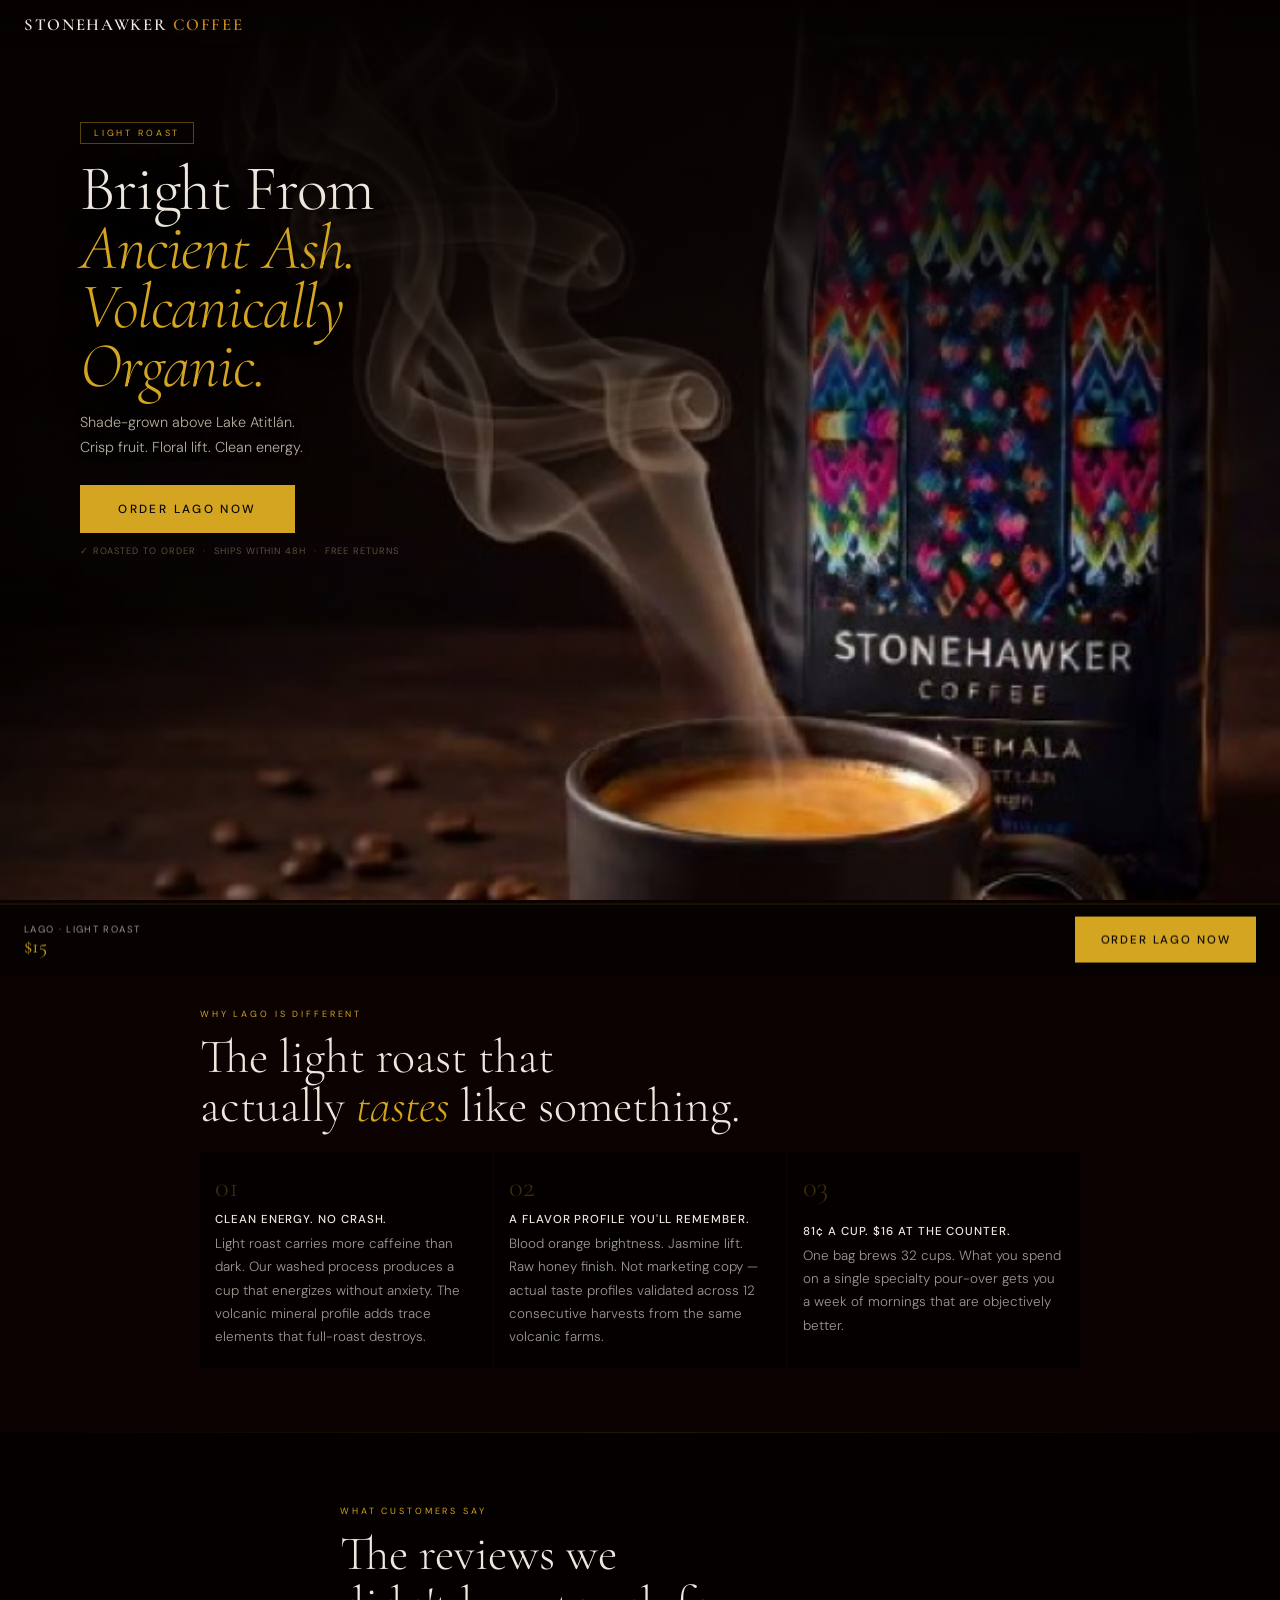
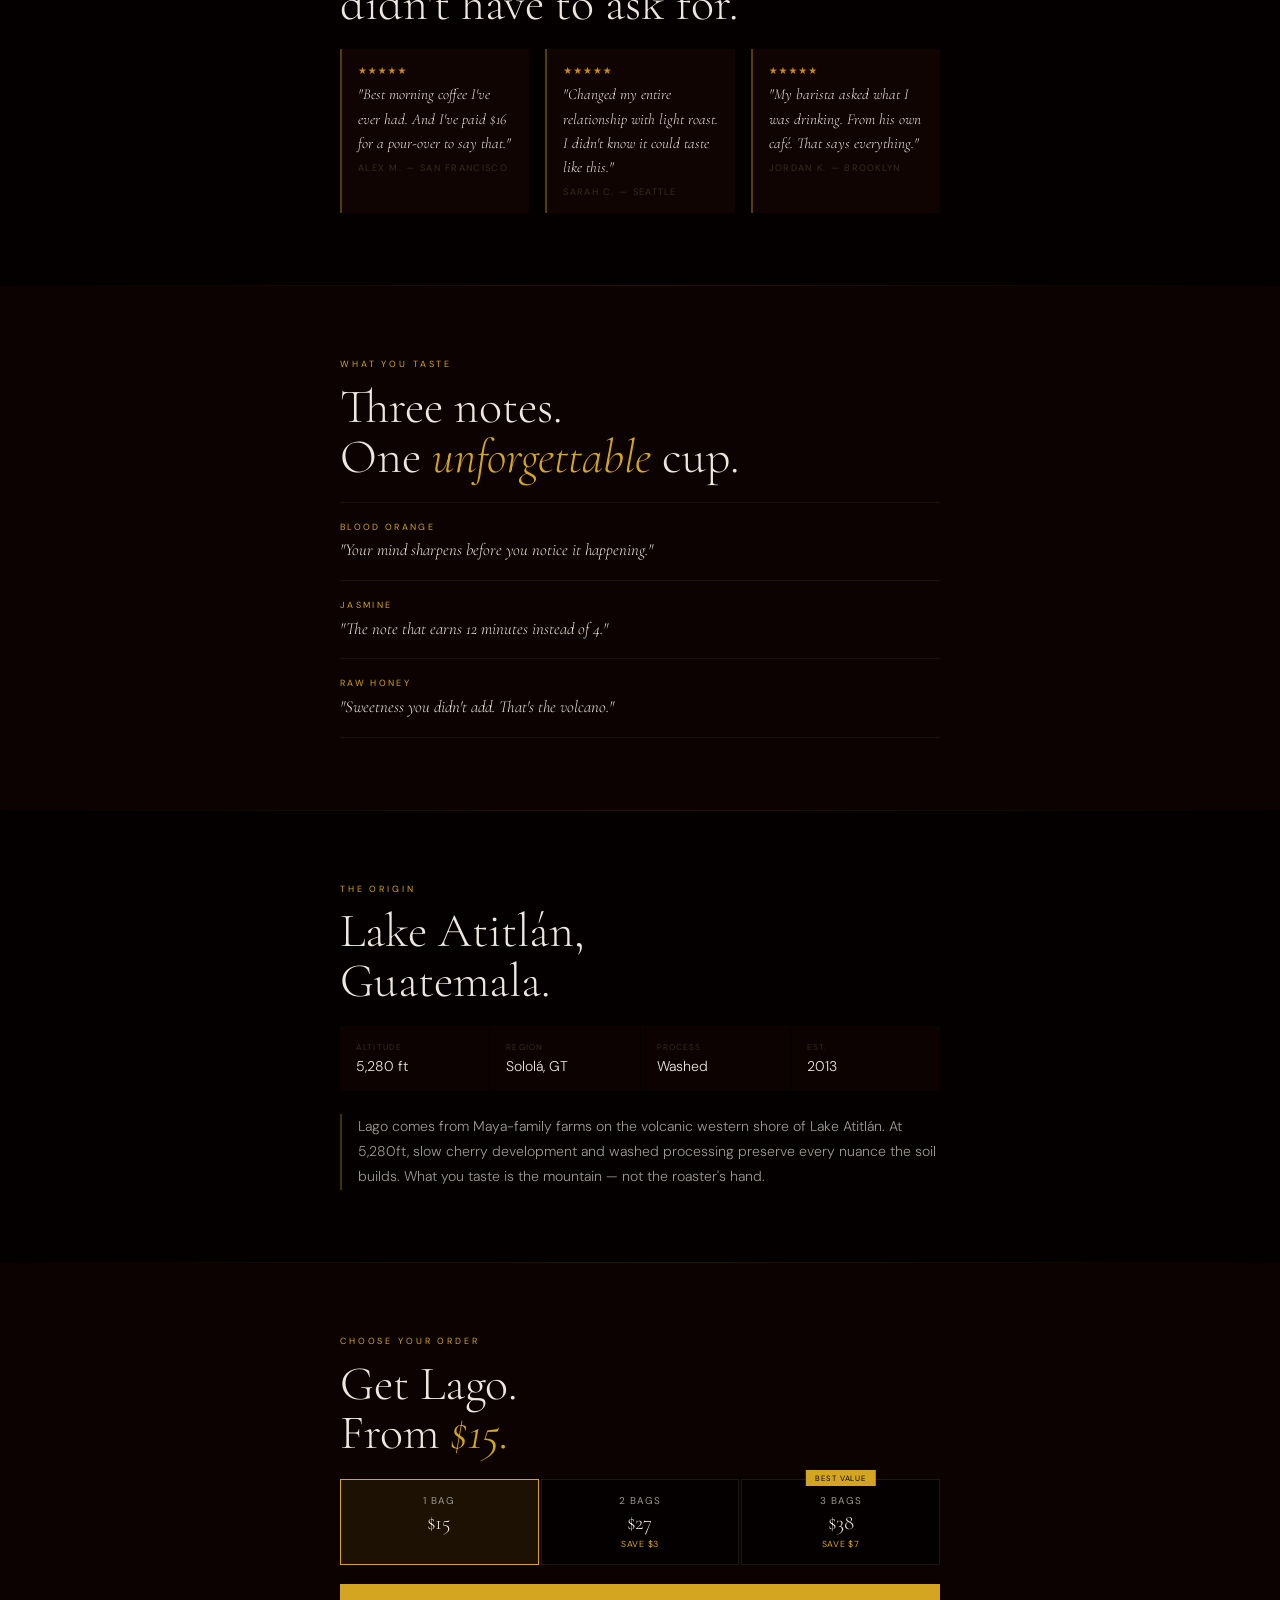
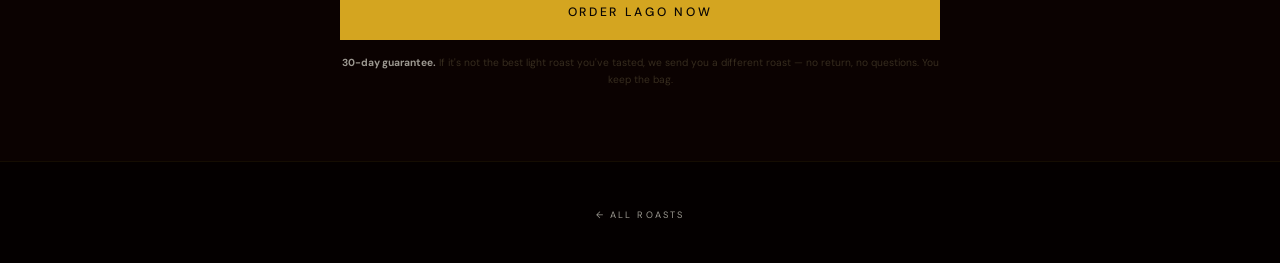
<file: lago.html>
<!DOCTYPE html>
<html lang="en">
<head>
<meta charset="UTF-8">
<meta name="viewport" content="width=device-width, initial-scale=1.0">
<title>Lago Light Roast — Stonehawker Coffee</title>
<meta name="description" content="Bright, floral, volcanic. Blood orange, jasmine, and raw honey from shade-grown farms at 5,280ft above Lake Atitlán. From $15. Roasted to order.">
<link rel="preconnect" href="https://fonts.googleapis.com">
<link href="https://fonts.googleapis.com/css2?family=Cormorant+Garamond:ital,wght@0,300;0,400;0,600;1,300;1,400&family=DM+Sans:wght@300;400;500&display=swap" rel="stylesheet">
<link rel="stylesheet" href="css/lp.css">
<style>
:root{
  --accent:        #D4A520;
  --accent-r:      212, 165, 32;
  --bg-cta-text:   #0A0604;
}
/* Content at top — product scene revealed at bottom */
#hero{ align-items:flex-start }
.hero-scrim{
  background:
    linear-gradient(to bottom, rgba(5,2,1,.97) 0%, rgba(5,2,1,.84) 22%, rgba(5,2,1,.44) 44%, rgba(5,2,1,.1) 62%, transparent 80%),
    linear-gradient(to right,  rgba(5,2,1,.68) 0%, rgba(5,2,1,.28) 44%, transparent 68%);
}
.hero-content{ padding:5.5rem 1.5rem 0 }
@media(min-width:640px){ .hero-content{ padding:6.5rem 3rem 0 } }
@media(min-width:960px){ .hero-content{ padding:7.5rem 5rem 0 } }
</style>
</head>
<body>

<nav class="lp-nav" id="nav">
  <a href="index.html" class="nav-logo">STONEHAWKER <span>COFFEE</span></a>
</nav>

<!-- ── HERO ── -->
<section id="hero">
  <div class="hero-vid">
    <video autoplay muted loop playsinline preload="metadata" poster="assets/images/hero-poster.jpg" id="hero-vid">
      <source src="assets/video/hero-loop.mp4" type="video/mp4">
    </video>
  </div>
  <div class="hero-scrim"></div>
  <div class="hero-content">
    <span class="roast-id">Light Roast</span>
    <h1 class="hero-h1">
      Bright From<br>
      <em>Ancient Ash.</em><br>
      <em>Volcanically Organic.</em>
    </h1>
    <p class="hero-sub">Shade-grown above Lake Atitlán.<br>Crisp fruit. Floral lift. Clean energy.</p>
    <button class="btn-cta" onclick="scrollToOffer()">Order Lago Now</button>
    <p class="hero-microcopy">✓ Roasted to order &nbsp;·&nbsp; Ships within 48h &nbsp;·&nbsp; Free returns</p>
  </div>
</section>

<!-- ── TRUST STRIP ── -->
<div class="trust-strip">
  <span class="t-chip">Single Origin</span>
  <span class="t-chip">Naturally Organic</span>
  <span class="t-chip">Fair Trade Direct</span>
  <span class="t-chip">Roasted to Order</span>
  <span class="t-chip">30-Day Guarantee</span>
</div>

<div class="rule"></div>

<!-- ── BENEFITS ── -->
<section id="benefits">
  <div class="lp-sec">
    <p class="sec-label">Why Lago Is Different</p>
    <h2 class="sec-h2">The light roast that<br>actually <em>tastes</em> like something.</h2>
    <div class="benefits-list">
      <div class="benefit">
        <span class="b-num">01</span>
        <div>
          <p class="b-title">Clean energy. No crash.</p>
          <p class="b-copy">Light roast carries more caffeine than dark. Our washed process produces a cup that energizes without anxiety. The volcanic mineral profile adds trace elements that full-roast destroys.</p>
        </div>
      </div>
      <div class="benefit">
        <span class="b-num">02</span>
        <div>
          <p class="b-title">A flavor profile you'll remember.</p>
          <p class="b-copy">Blood orange brightness. Jasmine lift. Raw honey finish. Not marketing copy — actual taste profiles validated across 12 consecutive harvests from the same volcanic farms.</p>
        </div>
      </div>
      <div class="benefit">
        <span class="b-num">03</span>
        <div>
          <p class="b-title">81¢ a cup. $16 at the counter.</p>
          <p class="b-copy">One bag brews 32 cups. What you spend on a single specialty pour-over gets you a week of mornings that are objectively better.</p>
        </div>
      </div>
    </div>
  </div>
</section>

<div class="rule"></div>

<!-- ── REVIEWS ── -->
<section id="reviews">
  <div class="lp-sec">
    <p class="sec-label">What Customers Say</p>
    <h2 class="sec-h2">The reviews we<br>didn't have to ask for.</h2>
    <div class="reviews-grid">
      <div class="rev-card">
        <div class="rev-stars">★★★★★</div>
        <p class="rev-text">"Best morning coffee I've ever had. And I've paid $16 for a pour-over to say that."</p>
        <p class="rev-author">Alex M. — San Francisco</p>
      </div>
      <div class="rev-card">
        <div class="rev-stars">★★★★★</div>
        <p class="rev-text">"Changed my entire relationship with light roast. I didn't know it could taste like this."</p>
        <p class="rev-author">Sarah C. — Seattle</p>
      </div>
      <div class="rev-card">
        <div class="rev-stars">★★★★★</div>
        <p class="rev-text">"My barista asked what I was drinking. From his own café. That says everything."</p>
        <p class="rev-author">Jordan K. — Brooklyn</p>
      </div>
    </div>
  </div>
</section>

<div class="rule"></div>

<!-- ── TASTE ── -->
<section id="taste">
  <div class="lp-sec">
    <p class="sec-label">What You Taste</p>
    <h2 class="sec-h2">Three notes.<br>One <em>unforgettable</em> cup.</h2>
    <div class="taste-list">
      <div class="taste-item">
        <p class="t-note">Blood Orange</p>
        <p class="t-line">"Your mind sharpens before you notice it happening."</p>
      </div>
      <div class="taste-item">
        <p class="t-note">Jasmine</p>
        <p class="t-line">"The note that earns 12 minutes instead of 4."</p>
      </div>
      <div class="taste-item">
        <p class="t-note">Raw Honey</p>
        <p class="t-line">"Sweetness you didn't add. That's the volcano."</p>
      </div>
    </div>
  </div>
</section>

<div class="rule"></div>

<!-- ── ORIGIN ── -->
<section id="origin">
  <div class="lp-sec">
    <p class="sec-label">The Origin</p>
    <h2 class="sec-h2">Lake Atitlán,<br>Guatemala.</h2>
    <div class="origin-stats">
      <div class="o-cell"><p class="o-label">Altitude</p><p class="o-val">5,280 ft</p></div>
      <div class="o-cell"><p class="o-label">Region</p><p class="o-val">Sololá, GT</p></div>
      <div class="o-cell"><p class="o-label">Process</p><p class="o-val">Washed</p></div>
      <div class="o-cell"><p class="o-label">Est.</p><p class="o-val">2013</p></div>
    </div>
    <p class="origin-body">Lago comes from Maya-family farms on the volcanic western shore of Lake Atitlán. At 5,280ft, slow cherry development and washed processing preserve every nuance the soil builds. What you taste is the mountain — not the roaster's hand.</p>
  </div>
</section>

<div class="rule"></div>

<!-- ── OFFER / CTA ── -->
<section id="offer">
  <div class="lp-sec">
    <p class="sec-label">Choose Your Order</p>
    <h2 class="sec-h2">Get Lago.<br>From <em>$15.</em></h2>
    <div class="offer-opts" id="offer-opts">
      <div class="offer-opt active" data-price="15" data-label="1 Bag" data-desc="16 oz · 32 cups">
        <p class="opt-qty">1 Bag</p>
        <p class="opt-price">$15</p>
        <p class="opt-save">&nbsp;</p>
      </div>
      <div class="offer-opt" data-price="27" data-label="2 Bags" data-desc="2 × 16 oz">
        <p class="opt-qty">2 Bags</p>
        <p class="opt-price">$27</p>
        <p class="opt-save">Save $3</p>
      </div>
      <div class="offer-opt" data-price="38" data-label="3 Bags" data-desc="3 × 16 oz">
        <span class="opt-badge">Best Value</span>
        <p class="opt-qty">3 Bags</p>
        <p class="opt-price">$38</p>
        <p class="opt-save">Save $7</p>
      </div>
    </div>
    <button class="offer-btn" id="offer-btn" onclick="checkout()">Order Lago Now</button>
    <p class="offer-guarantee"><strong>30-day guarantee.</strong> If it's not the best light roast you've tasted, we send you a different roast — no return, no questions. You keep the bag.</p>
  </div>
</section>

<!-- ── STICKY BAR ── -->
<div class="sticky-bar" id="sticky">
  <div class="sticky-info">
    <p class="sticky-name">Lago · Light Roast</p>
    <p class="sticky-price" id="sticky-price">$15</p>
  </div>
  <button class="sticky-btn" onclick="checkout()">Order Lago Now</button>
</div>

<!-- ── FOOTER ── -->
<footer class="lp-footer">
  <a href="index.html" class="footer-roasts">← All Roasts</a>
</footer>

<script>
(function(){
  var nav     = document.getElementById('nav');
  var sticky  = document.getElementById('sticky');
  var hero    = document.getElementById('hero');
  var offerEl = document.getElementById('offer');
  var vid     = document.getElementById('hero-vid');

  if(vid){ vid.muted=true; var p=vid.play(); if(p) p.catch(function(){vid.removeAttribute('autoplay');}); }

  window.addEventListener('scroll', function(){
    var y = window.scrollY;
    nav.classList.toggle('scrolled', y > 50);
    var showAt = hero.offsetHeight - 100;
    var hideAt = offerEl.offsetTop + offerEl.offsetHeight + 60;
    sticky.classList.toggle('show', y > showAt && y < hideAt);
  },{passive:true});

  /* Offer option selection */
  var opts = document.querySelectorAll('.offer-opt');
  var btn  = document.getElementById('offer-btn');
  var sp   = document.getElementById('sticky-price');
  opts.forEach(function(o){
    o.addEventListener('click', function(){
      opts.forEach(function(x){ x.classList.remove('active'); });
      o.classList.add('active');
      var price = '$' + o.dataset.price;
      sp.textContent = price;
    });
  });
})();

function scrollToOffer(){ document.getElementById('offer').scrollIntoView({behavior:'instant'}); }

function checkout(){
  /* Shopify Buy Button integration goes here */
  alert('Shopify integration coming soon.\nEmail orders@stonehawkercoffee.com to place an order.');
}
</script>
</body>
</html>
</file>
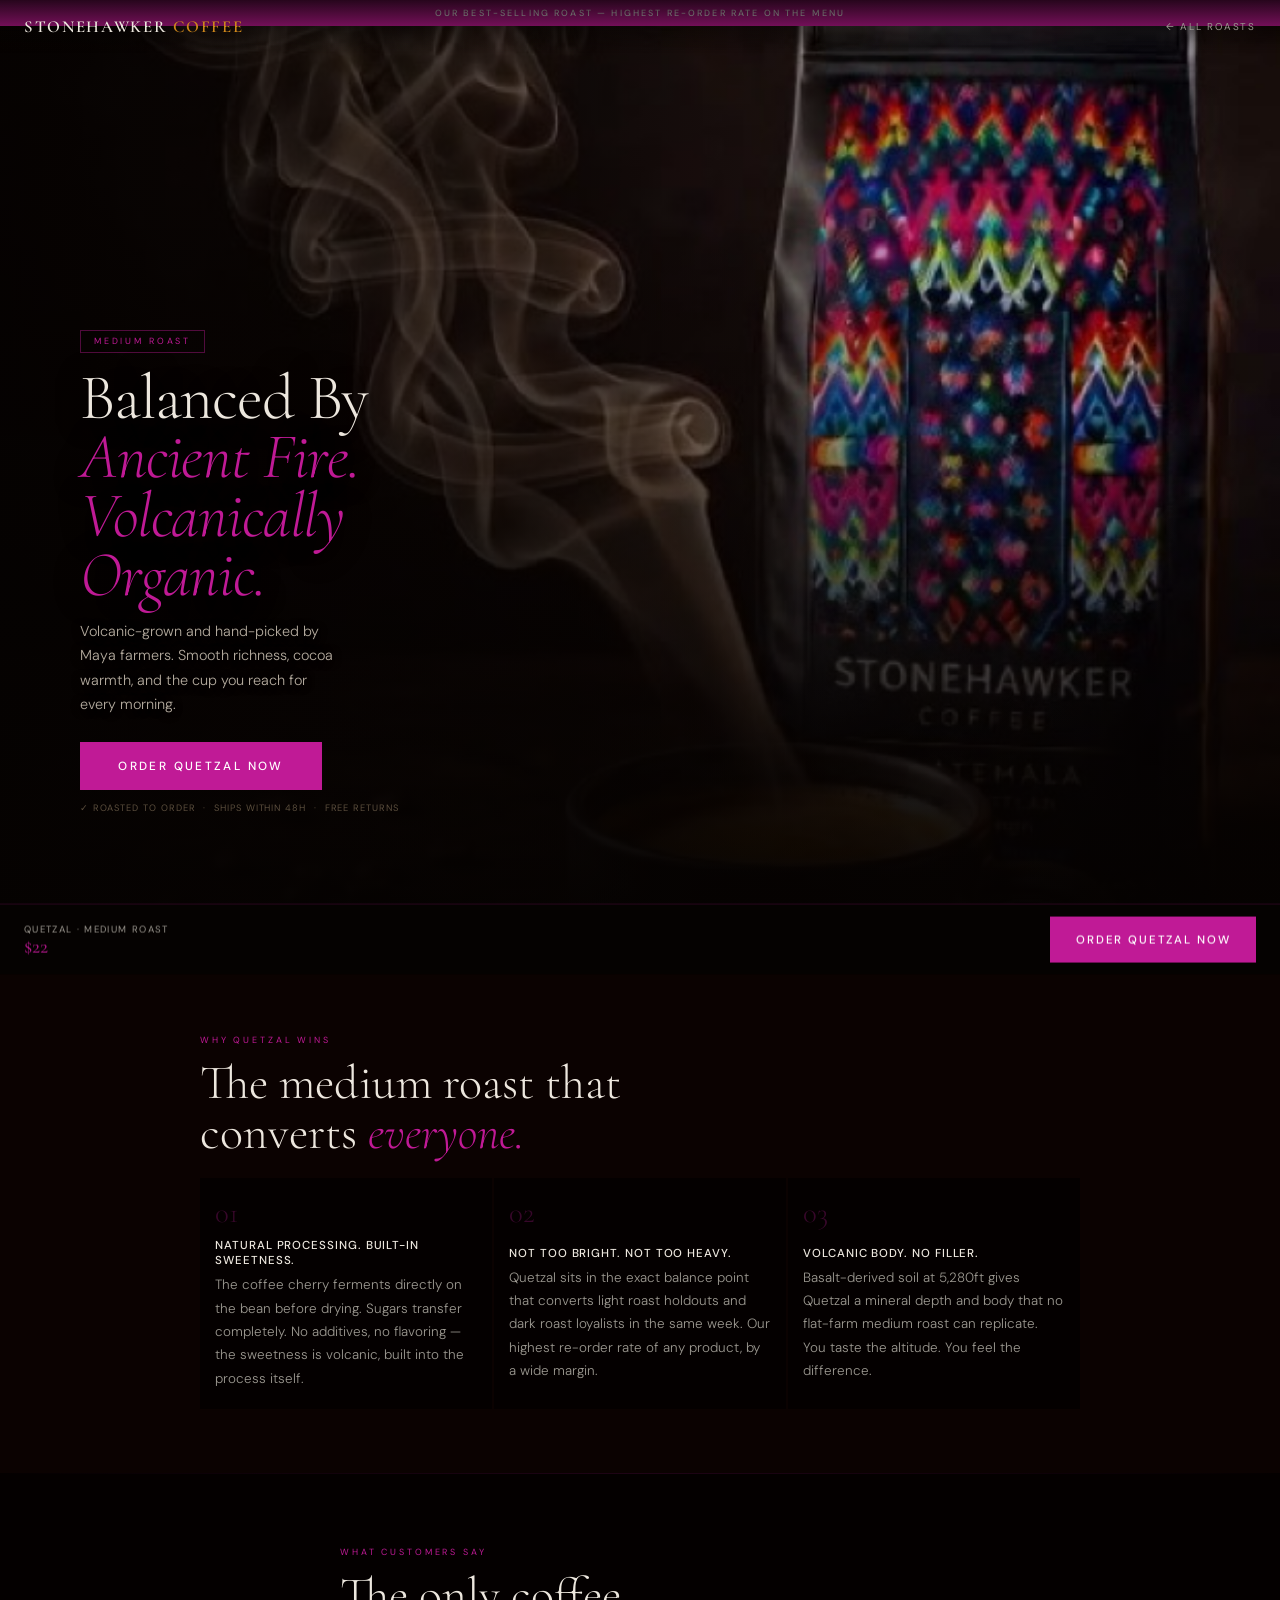
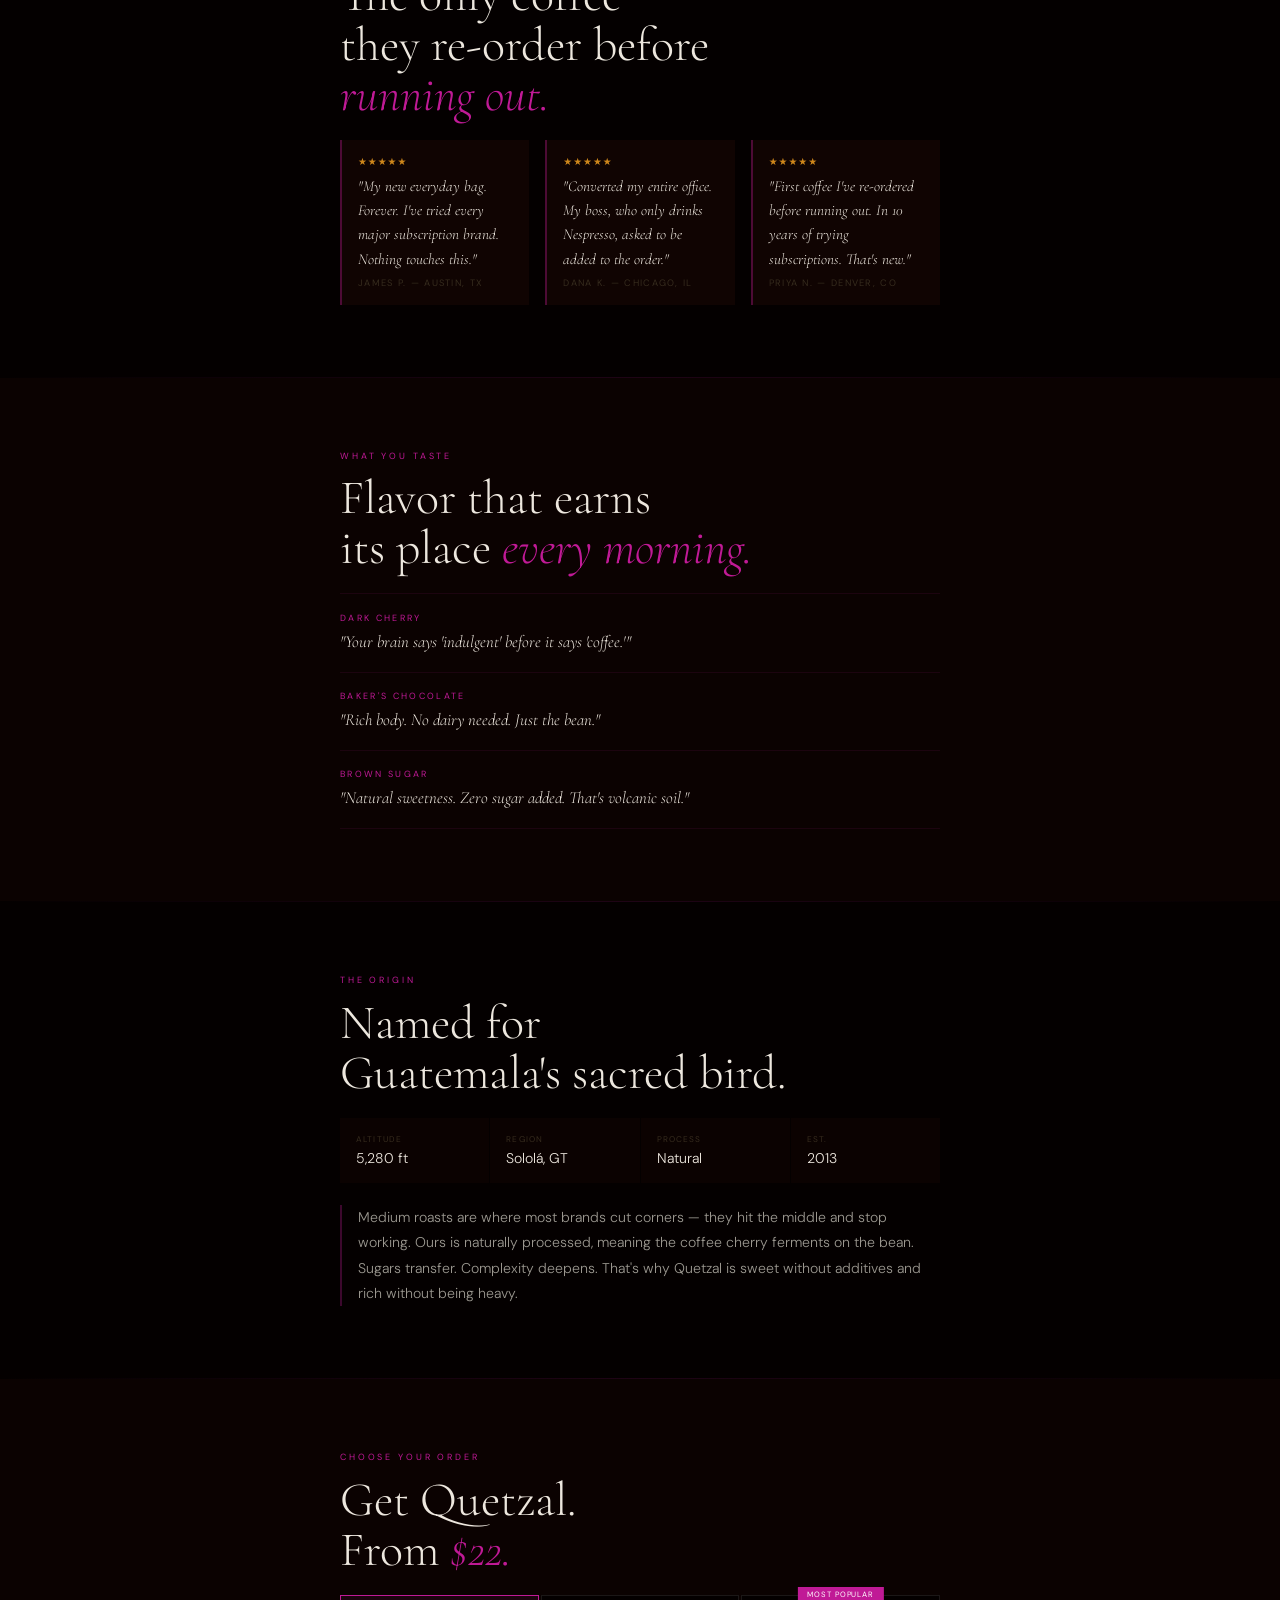
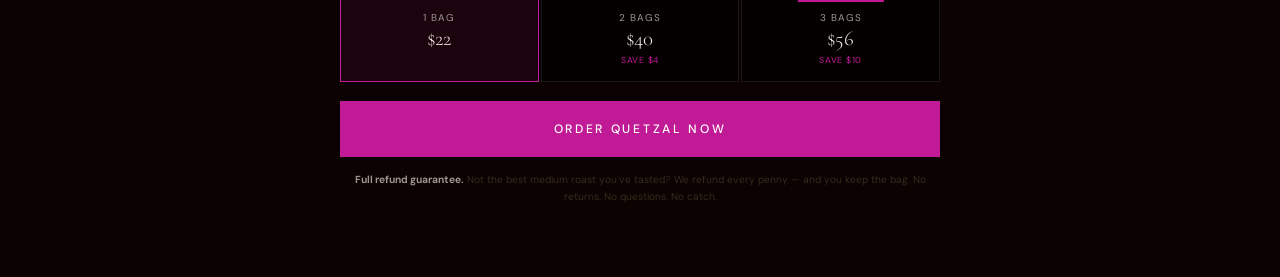
<file: quetzal.html>
<!DOCTYPE html>
<html lang="en">
<head>
<meta charset="UTF-8">
<meta name="viewport" content="width=device-width, initial-scale=1.0">
<title>Quetzal Medium Roast — Stonehawker Coffee</title>
<meta name="description" content="Our best-selling medium roast. Dark cherry, baker's chocolate, volcanic body. Balanced richness that earns its place every morning. From $22. Roasted to order.">
<link rel="preconnect" href="https://fonts.googleapis.com">
<link href="https://fonts.googleapis.com/css2?family=Cormorant+Garamond:ital,wght@0,300;0,400;0,600;1,300;1,400&family=DM+Sans:wght@300;400;500&display=swap" rel="stylesheet">
<link rel="stylesheet" href="css/lp.css">
<style>
:root{
  --accent:        #C01A96;
  --accent-r:      192, 26, 150;
  --bg-cta-text:   #ffffff;
}
</style>
</head>
<body>

<!-- Bestseller band -->
<div style="background:var(--accent);color:#fff;text-align:center;padding:.45rem 1rem;font-family:var(--sans);font-size:.56rem;letter-spacing:.24em;text-transform:uppercase;font-weight:500">
  Our Best-Selling Roast — Highest Re-Order Rate on the Menu
</div>

<nav class="lp-nav" id="nav">
  <a href="index.html" class="nav-logo">STONEHAWKER <span>COFFEE</span></a>
  <a href="index.html" class="nav-back">← All Roasts</a>
</nav>

<!-- ── HERO ── -->
<section id="hero">
  <div class="hero-vid">
    <video autoplay muted loop playsinline preload="metadata" poster="assets/images/hero-poster.jpg" id="hero-vid">
      <source src="assets/video/hero-loop.mp4" type="video/mp4">
    </video>
  </div>
  <div class="hero-scrim"></div>
  <div class="hero-content">
    <span class="roast-id">Medium Roast</span>
    <h1 class="hero-h1">
      Balanced By<br>
      <em>Ancient Fire.</em><br>
      <em>Volcanically Organic.</em>
    </h1>
    <p class="hero-sub">Volcanic-grown and hand-picked by Maya farmers. Smooth richness, cocoa warmth, and the cup you reach for every morning.</p>
    <button class="btn-cta" onclick="scrollToOffer()">Order Quetzal Now</button>
    <p class="hero-microcopy">✓ Roasted to order &nbsp;·&nbsp; Ships within 48h &nbsp;·&nbsp; Free returns</p>
  </div>
</section>

<!-- ── TRUST STRIP ── -->
<div class="trust-strip">
  <span class="t-chip">Single Origin</span>
  <span class="t-chip">Naturally Organic</span>
  <span class="t-chip">Fair Trade Direct</span>
  <span class="t-chip">Roasted to Order</span>
  <span class="t-chip">30-Day Guarantee</span>
</div>

<div class="rule"></div>

<!-- ── BENEFITS ── -->
<section id="benefits">
  <div class="lp-sec">
    <p class="sec-label">Why Quetzal Wins</p>
    <h2 class="sec-h2">The medium roast that<br>converts <em>everyone.</em></h2>
    <div class="benefits-list">
      <div class="benefit">
        <span class="b-num">01</span>
        <div>
          <p class="b-title">Natural processing. Built-in sweetness.</p>
          <p class="b-copy">The coffee cherry ferments directly on the bean before drying. Sugars transfer completely. No additives, no flavoring — the sweetness is volcanic, built into the process itself.</p>
        </div>
      </div>
      <div class="benefit">
        <span class="b-num">02</span>
        <div>
          <p class="b-title">Not too bright. Not too heavy.</p>
          <p class="b-copy">Quetzal sits in the exact balance point that converts light roast holdouts and dark roast loyalists in the same week. Our highest re-order rate of any product, by a wide margin.</p>
        </div>
      </div>
      <div class="benefit">
        <span class="b-num">03</span>
        <div>
          <p class="b-title">Volcanic body. No filler.</p>
          <p class="b-copy">Basalt-derived soil at 5,280ft gives Quetzal a mineral depth and body that no flat-farm medium roast can replicate. You taste the altitude. You feel the difference.</p>
        </div>
      </div>
    </div>
  </div>
</section>

<div class="rule"></div>

<!-- ── REVIEWS ── -->
<section id="reviews">
  <div class="lp-sec">
    <p class="sec-label">What Customers Say</p>
    <h2 class="sec-h2">The only coffee<br>they re-order before<br><em>running out.</em></h2>
    <div class="reviews-grid">
      <div class="rev-card">
        <div class="rev-stars">★★★★★</div>
        <p class="rev-text">"My new everyday bag. Forever. I've tried every major subscription brand. Nothing touches this."</p>
        <p class="rev-author">James P. — Austin, TX</p>
      </div>
      <div class="rev-card">
        <div class="rev-stars">★★★★★</div>
        <p class="rev-text">"Converted my entire office. My boss, who only drinks Nespresso, asked to be added to the order."</p>
        <p class="rev-author">Dana K. — Chicago, IL</p>
      </div>
      <div class="rev-card">
        <div class="rev-stars">★★★★★</div>
        <p class="rev-text">"First coffee I've re-ordered before running out. In 10 years of trying subscriptions. That's new."</p>
        <p class="rev-author">Priya N. — Denver, CO</p>
      </div>
    </div>
  </div>
</section>

<div class="rule"></div>

<!-- ── TASTE ── -->
<section id="taste">
  <div class="lp-sec">
    <p class="sec-label">What You Taste</p>
    <h2 class="sec-h2">Flavor that earns<br>its place <em>every morning.</em></h2>
    <div class="taste-list">
      <div class="taste-item">
        <p class="t-note">Dark Cherry</p>
        <p class="t-line">"Your brain says 'indulgent' before it says 'coffee.'"</p>
      </div>
      <div class="taste-item">
        <p class="t-note">Baker's Chocolate</p>
        <p class="t-line">"Rich body. No dairy needed. Just the bean."</p>
      </div>
      <div class="taste-item">
        <p class="t-note">Brown Sugar</p>
        <p class="t-line">"Natural sweetness. Zero sugar added. That's volcanic soil."</p>
      </div>
    </div>
  </div>
</section>

<div class="rule"></div>

<!-- ── ORIGIN ── -->
<section id="origin">
  <div class="lp-sec">
    <p class="sec-label">The Origin</p>
    <h2 class="sec-h2">Named for<br>Guatemala's sacred bird.</h2>
    <div class="origin-stats">
      <div class="o-cell"><p class="o-label">Altitude</p><p class="o-val">5,280 ft</p></div>
      <div class="o-cell"><p class="o-label">Region</p><p class="o-val">Sololá, GT</p></div>
      <div class="o-cell"><p class="o-label">Process</p><p class="o-val">Natural</p></div>
      <div class="o-cell"><p class="o-label">Est.</p><p class="o-val">2013</p></div>
    </div>
    <p class="origin-body">Medium roasts are where most brands cut corners — they hit the middle and stop working. Ours is naturally processed, meaning the coffee cherry ferments on the bean. Sugars transfer. Complexity deepens. That's why Quetzal is sweet without additives and rich without being heavy.</p>
  </div>
</section>

<div class="rule"></div>

<!-- ── OFFER / CTA ── -->
<section id="offer">
  <div class="lp-sec">
    <p class="sec-label">Choose Your Order</p>
    <h2 class="sec-h2">Get Quetzal.<br>From <em>$22.</em></h2>
    <div class="offer-opts" id="offer-opts">
      <div class="offer-opt active" data-price="22" data-label="1 Bag" data-desc="16 oz · 32 cups">
        <p class="opt-qty">1 Bag</p>
        <p class="opt-price">$22</p>
        <p class="opt-save">&nbsp;</p>
      </div>
      <div class="offer-opt" data-price="40" data-label="2 Bags" data-desc="2 × 16 oz">
        <p class="opt-qty">2 Bags</p>
        <p class="opt-price">$40</p>
        <p class="opt-save">Save $4</p>
      </div>
      <div class="offer-opt" data-price="56" data-label="3 Bags" data-desc="3 × 16 oz">
        <span class="opt-badge">Most Popular</span>
        <p class="opt-qty">3 Bags</p>
        <p class="opt-price">$56</p>
        <p class="opt-save">Save $10</p>
      </div>
    </div>
    <button class="offer-btn" id="offer-btn" onclick="checkout()">Order Quetzal Now</button>
    <p class="offer-guarantee"><strong>Full refund guarantee.</strong> Not the best medium roast you've tasted? We refund every penny — and you keep the bag. No returns. No questions. No catch.</p>
  </div>
</section>

<!-- ── STICKY BAR ── -->
<div class="sticky-bar" id="sticky">
  <div class="sticky-info">
    <p class="sticky-name">Quetzal · Medium Roast</p>
    <p class="sticky-price" id="sticky-price">$22</p>
  </div>
  <button class="sticky-btn" onclick="checkout()">Order Quetzal Now</button>
</div>

<script>
(function(){
  var nav     = document.getElementById('nav');
  var sticky  = document.getElementById('sticky');
  var hero    = document.getElementById('hero');
  var offerEl = document.getElementById('offer');
  var vid     = document.getElementById('hero-vid');

  if(vid){ vid.muted=true; var p=vid.play(); if(p) p.catch(function(){vid.removeAttribute('autoplay');}); }

  window.addEventListener('scroll', function(){
    var y = window.scrollY;
    nav.classList.toggle('scrolled', y > 50);
    var showAt = hero.offsetHeight - 100;
    var hideAt = offerEl.offsetTop + offerEl.offsetHeight + 60;
    sticky.classList.toggle('show', y > showAt && y < hideAt);
  },{passive:true});

  var opts = document.querySelectorAll('.offer-opt');
  var btn  = document.getElementById('offer-btn');
  var sp   = document.getElementById('sticky-price');
  opts.forEach(function(o){
    o.addEventListener('click', function(){
      opts.forEach(function(x){ x.classList.remove('active'); });
      o.classList.add('active');
      var price = '$' + o.dataset.price;
      sp.textContent = price;
    });
  });
})();

function scrollToOffer(){ document.getElementById('offer').scrollIntoView({behavior:'smooth'}); }
function checkout(){
  alert('Shopify integration coming soon.\nEmail orders@stonehawkercoffee.com to place an order.');
}
</script>
</body>
</html>
</file>
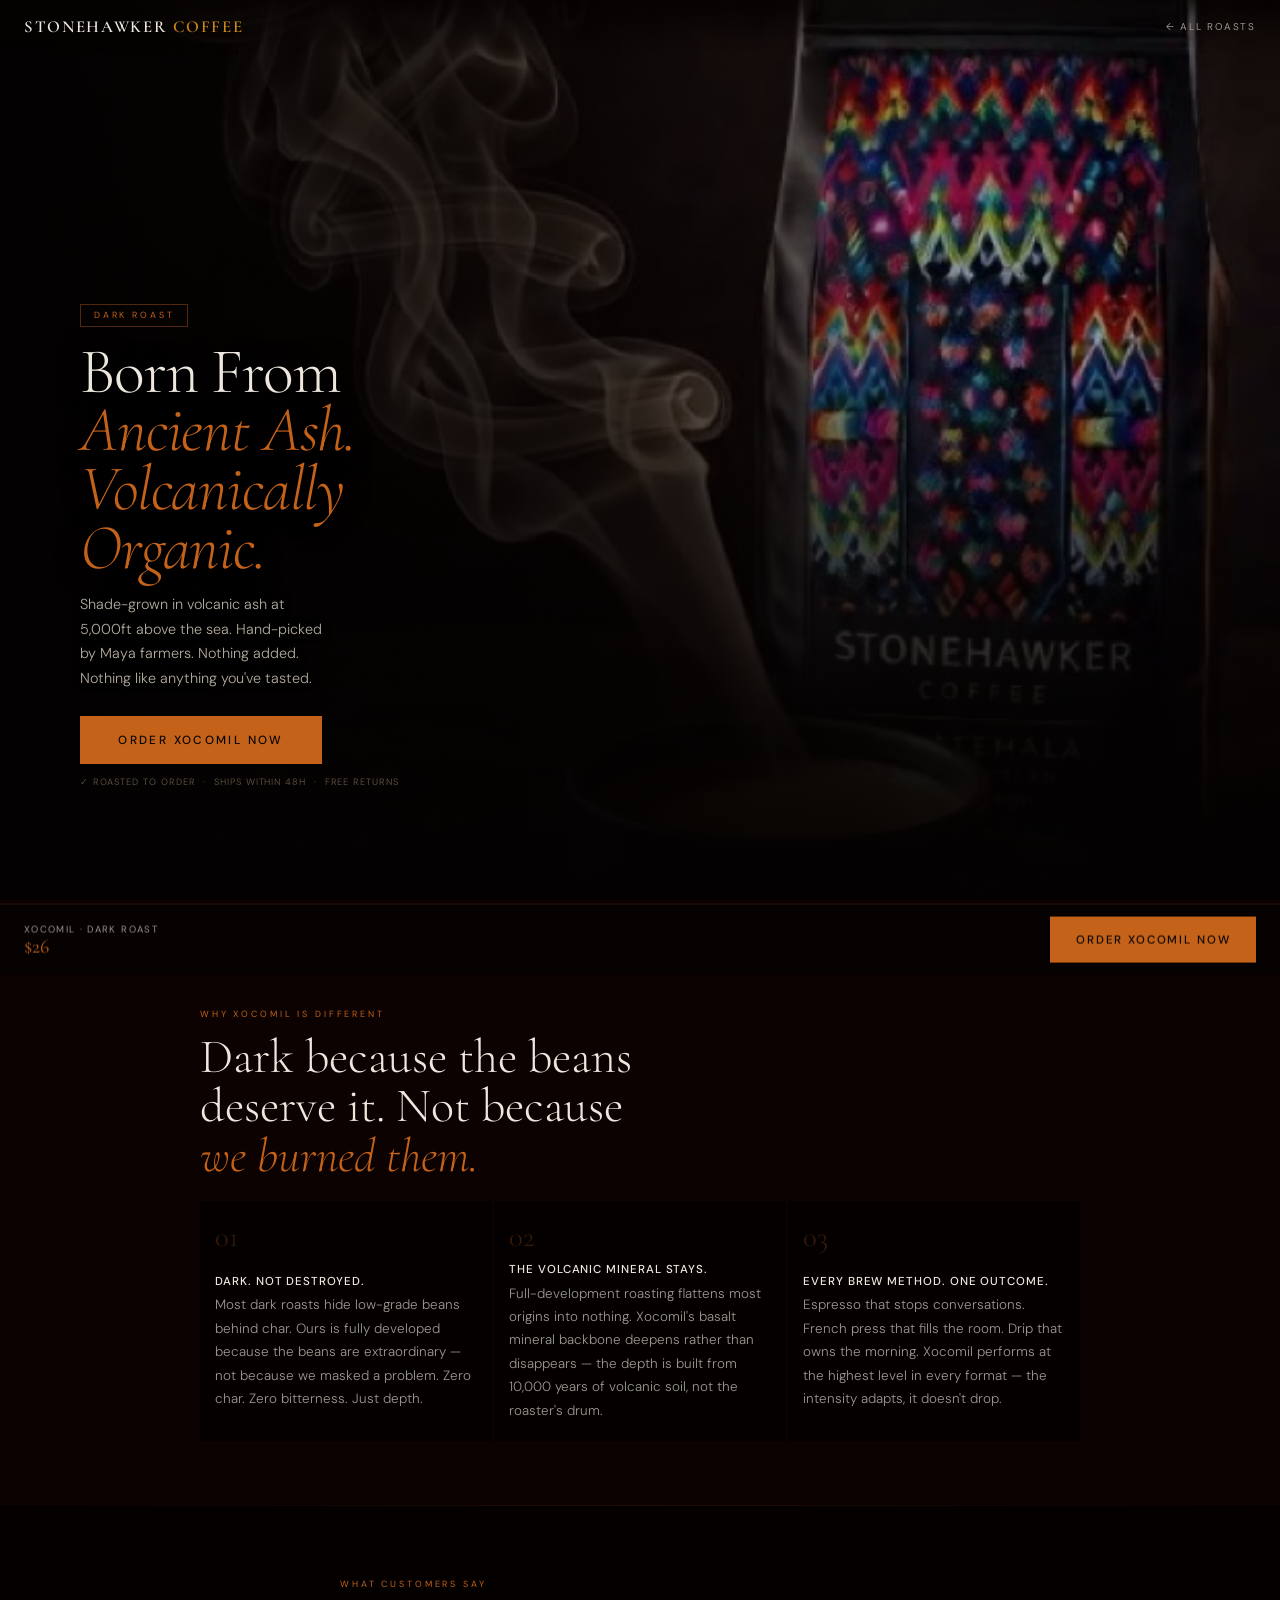
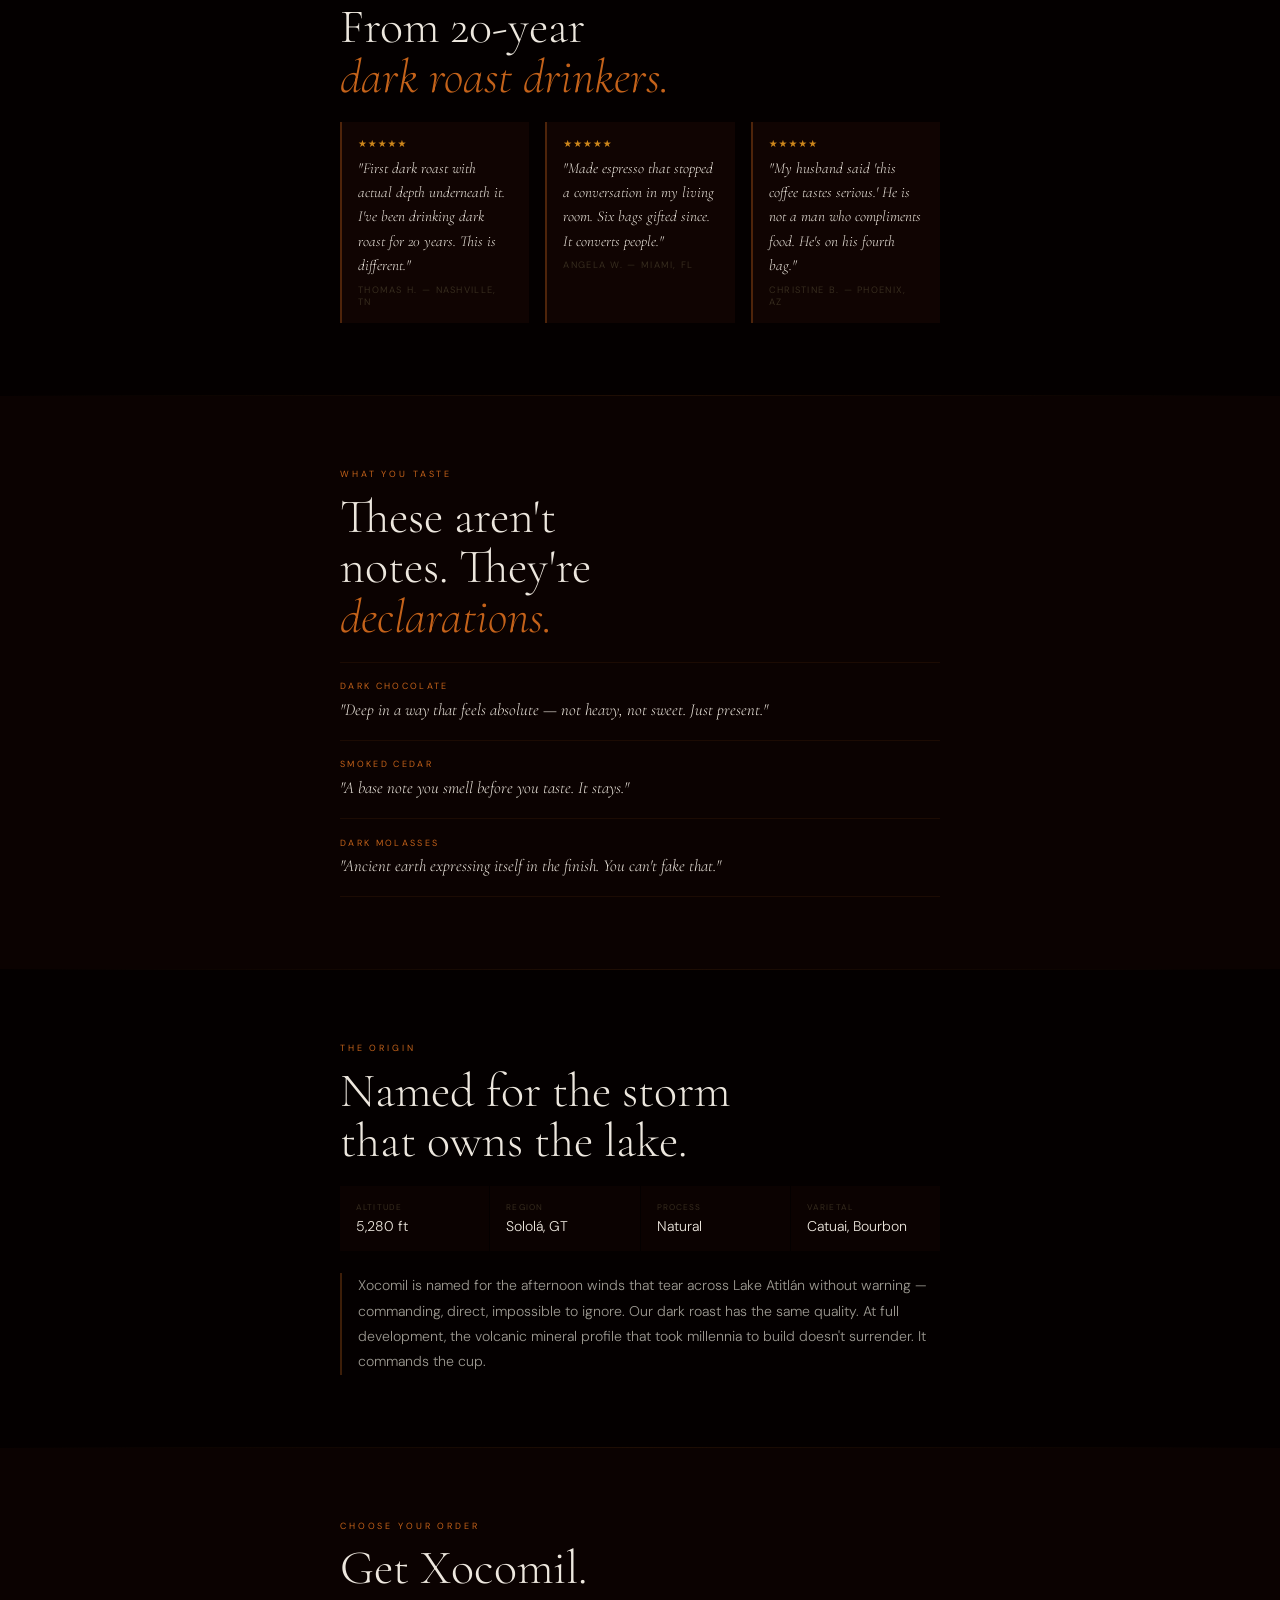
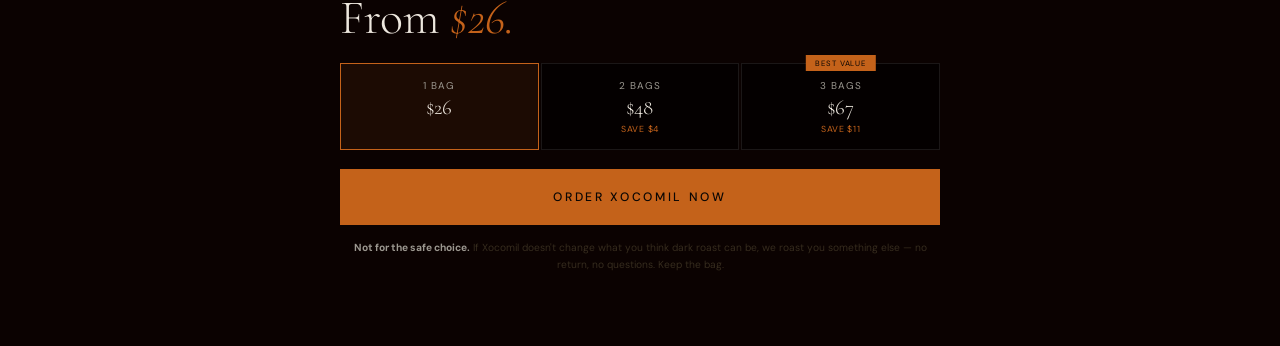
<file: xocomil.html>
<!DOCTYPE html>
<html lang="en">
<head>
<meta charset="UTF-8">
<meta name="viewport" content="width=device-width, initial-scale=1.0">
<title>Xocomil Dark Roast — Stonehawker Coffee</title>
<meta name="description" content="Dark chocolate, smoked cedar, 10,000 years of volcanic depth. The dark roast that doesn't hide behind char. Bold, complex, unapologetic. From $26. Roasted to order.">
<link rel="preconnect" href="https://fonts.googleapis.com">
<link href="https://fonts.googleapis.com/css2?family=Cormorant+Garamond:ital,wght@0,300;0,400;0,600;1,300;1,400&family=DM+Sans:wght@300;400;500&display=swap" rel="stylesheet">
<link rel="stylesheet" href="css/lp.css">
<style>
:root{
  --accent:        #C4621A;
  --accent-r:      196, 98, 26;
  --bg-cta-text:   #0A0604;
}
/* Dark roast gets deeper, moodier scrim */
.hero-scrim{
  background:
    linear-gradient(to right, rgba(3,1,1,.96) 0%, rgba(3,1,1,.7) 45%, rgba(3,1,1,.22) 72%, transparent 100%),
    linear-gradient(to top,   rgba(3,1,1,.99) 0%, rgba(3,1,1,.88) 20%, rgba(3,1,1,.52) 40%, rgba(3,1,1,.12) 60%, transparent 82%) !important;
}
#hero-vid{ filter:saturate(.85) brightness(.9) }
</style>
</head>
<body>

<nav class="lp-nav" id="nav">
  <a href="index.html" class="nav-logo">STONEHAWKER <span>COFFEE</span></a>
  <a href="index.html" class="nav-back">← All Roasts</a>
</nav>

<!-- ── HERO ── -->
<section id="hero">
  <div class="hero-vid">
    <video autoplay muted loop playsinline preload="metadata" poster="assets/images/hero-poster.jpg" id="hero-vid">
      <source src="assets/video/hero-loop.mp4" type="video/mp4">
    </video>
  </div>
  <div class="hero-scrim"></div>
  <div class="hero-content">
    <span class="roast-id">Dark Roast</span>
    <h1 class="hero-h1">
      Born From<br>
      <em>Ancient Ash.</em><br>
      <em>Volcanically Organic.</em>
    </h1>
    <p class="hero-sub">Shade-grown in volcanic ash at 5,000ft above the sea. Hand-picked by Maya farmers. Nothing added. Nothing like anything you've tasted.</p>
    <button class="btn-cta" onclick="scrollToOffer()">Order Xocomil Now</button>
    <p class="hero-microcopy">✓ Roasted to order &nbsp;·&nbsp; Ships within 48h &nbsp;·&nbsp; Free returns</p>
  </div>
</section>

<!-- ── TRUST STRIP ── -->
<div class="trust-strip">
  <span class="t-chip">Single Origin</span>
  <span class="t-chip">Naturally Organic</span>
  <span class="t-chip">Fair Trade Direct</span>
  <span class="t-chip">Roasted to Order</span>
  <span class="t-chip">30-Day Guarantee</span>
</div>

<div class="rule"></div>

<!-- ── BENEFITS ── -->
<section id="benefits">
  <div class="lp-sec">
    <p class="sec-label">Why Xocomil Is Different</p>
    <h2 class="sec-h2">Dark because the beans<br>deserve it. Not because<br><em>we burned them.</em></h2>
    <div class="benefits-list">
      <div class="benefit">
        <span class="b-num">01</span>
        <div>
          <p class="b-title">Dark. Not destroyed.</p>
          <p class="b-copy">Most dark roasts hide low-grade beans behind char. Ours is fully developed because the beans are extraordinary — not because we masked a problem. Zero char. Zero bitterness. Just depth.</p>
        </div>
      </div>
      <div class="benefit">
        <span class="b-num">02</span>
        <div>
          <p class="b-title">The volcanic mineral stays.</p>
          <p class="b-copy">Full-development roasting flattens most origins into nothing. Xocomil's basalt mineral backbone deepens rather than disappears — the depth is built from 10,000 years of volcanic soil, not the roaster's drum.</p>
        </div>
      </div>
      <div class="benefit">
        <span class="b-num">03</span>
        <div>
          <p class="b-title">Every brew method. One outcome.</p>
          <p class="b-copy">Espresso that stops conversations. French press that fills the room. Drip that owns the morning. Xocomil performs at the highest level in every format — the intensity adapts, it doesn't drop.</p>
        </div>
      </div>
    </div>
  </div>
</section>

<div class="rule"></div>

<!-- ── REVIEWS ── -->
<section id="reviews">
  <div class="lp-sec">
    <p class="sec-label">What Customers Say</p>
    <h2 class="sec-h2">From 20-year<br><em>dark roast drinkers.</em></h2>
    <div class="reviews-grid">
      <div class="rev-card">
        <div class="rev-stars">★★★★★</div>
        <p class="rev-text">"First dark roast with actual depth underneath it. I've been drinking dark roast for 20 years. This is different."</p>
        <p class="rev-author">Thomas H. — Nashville, TN</p>
      </div>
      <div class="rev-card">
        <div class="rev-stars">★★★★★</div>
        <p class="rev-text">"Made espresso that stopped a conversation in my living room. Six bags gifted since. It converts people."</p>
        <p class="rev-author">Angela W. — Miami, FL</p>
      </div>
      <div class="rev-card">
        <div class="rev-stars">★★★★★</div>
        <p class="rev-text">"My husband said 'this coffee tastes serious.' He is not a man who compliments food. He's on his fourth bag."</p>
        <p class="rev-author">Christine B. — Phoenix, AZ</p>
      </div>
    </div>
  </div>
</section>

<div class="rule"></div>

<!-- ── TASTE ── -->
<section id="taste">
  <div class="lp-sec">
    <p class="sec-label">What You Taste</p>
    <h2 class="sec-h2">These aren't<br>notes. They're<br><em>declarations.</em></h2>
    <div class="taste-list">
      <div class="taste-item">
        <p class="t-note">Dark Chocolate</p>
        <p class="t-line">"Deep in a way that feels absolute — not heavy, not sweet. Just present."</p>
      </div>
      <div class="taste-item">
        <p class="t-note">Smoked Cedar</p>
        <p class="t-line">"A base note you smell before you taste. It stays."</p>
      </div>
      <div class="taste-item">
        <p class="t-note">Dark Molasses</p>
        <p class="t-line">"Ancient earth expressing itself in the finish. You can't fake that."</p>
      </div>
    </div>
  </div>
</section>

<div class="rule"></div>

<!-- ── ORIGIN ── -->
<section id="origin">
  <div class="lp-sec">
    <p class="sec-label">The Origin</p>
    <h2 class="sec-h2">Named for the storm<br>that owns the lake.</h2>
    <div class="origin-stats">
      <div class="o-cell"><p class="o-label">Altitude</p><p class="o-val">5,280 ft</p></div>
      <div class="o-cell"><p class="o-label">Region</p><p class="o-val">Sololá, GT</p></div>
      <div class="o-cell"><p class="o-label">Process</p><p class="o-val">Natural</p></div>
      <div class="o-cell"><p class="o-label">Varietal</p><p class="o-val">Catuai, Bourbon</p></div>
    </div>
    <p class="origin-body">Xocomil is named for the afternoon winds that tear across Lake Atitlán without warning — commanding, direct, impossible to ignore. Our dark roast has the same quality. At full development, the volcanic mineral profile that took millennia to build doesn't surrender. It commands the cup.</p>
  </div>
</section>

<div class="rule"></div>

<!-- ── OFFER / CTA ── -->
<section id="offer">
  <div class="lp-sec">
    <p class="sec-label">Choose Your Order</p>
    <h2 class="sec-h2">Get Xocomil.<br>From <em>$26.</em></h2>
    <div class="offer-opts" id="offer-opts">
      <div class="offer-opt active" data-price="26" data-label="1 Bag" data-desc="16 oz · 32 cups">
        <p class="opt-qty">1 Bag</p>
        <p class="opt-price">$26</p>
        <p class="opt-save">&nbsp;</p>
      </div>
      <div class="offer-opt" data-price="48" data-label="2 Bags" data-desc="2 × 16 oz">
        <p class="opt-qty">2 Bags</p>
        <p class="opt-price">$48</p>
        <p class="opt-save">Save $4</p>
      </div>
      <div class="offer-opt" data-price="67" data-label="3 Bags" data-desc="3 × 16 oz">
        <span class="opt-badge">Best Value</span>
        <p class="opt-qty">3 Bags</p>
        <p class="opt-price">$67</p>
        <p class="opt-save">Save $11</p>
      </div>
    </div>
    <button class="offer-btn" id="offer-btn" onclick="checkout()">Order Xocomil Now</button>
    <p class="offer-guarantee"><strong>Not for the safe choice.</strong> If Xocomil doesn't change what you think dark roast can be, we roast you something else — no return, no questions. Keep the bag.</p>
  </div>
</section>

<!-- ── STICKY BAR ── -->
<div class="sticky-bar" id="sticky">
  <div class="sticky-info">
    <p class="sticky-name">Xocomil · Dark Roast</p>
    <p class="sticky-price" id="sticky-price">$26</p>
  </div>
  <button class="sticky-btn" onclick="checkout()">Order Xocomil Now</button>
</div>

<script>
(function(){
  var nav     = document.getElementById('nav');
  var sticky  = document.getElementById('sticky');
  var hero    = document.getElementById('hero');
  var offerEl = document.getElementById('offer');
  var vid     = document.getElementById('hero-vid');

  if(vid){ vid.muted=true; var p=vid.play(); if(p) p.catch(function(){vid.removeAttribute('autoplay');}); }

  window.addEventListener('scroll', function(){
    var y = window.scrollY;
    nav.classList.toggle('scrolled', y > 50);
    var showAt = hero.offsetHeight - 100;
    var hideAt = offerEl.offsetTop + offerEl.offsetHeight + 60;
    sticky.classList.toggle('show', y > showAt && y < hideAt);
  },{passive:true});

  var opts = document.querySelectorAll('.offer-opt');
  var btn  = document.getElementById('offer-btn');
  var sp   = document.getElementById('sticky-price');
  opts.forEach(function(o){
    o.addEventListener('click', function(){
      opts.forEach(function(x){ x.classList.remove('active'); });
      o.classList.add('active');
      var price = '$' + o.dataset.price;
      sp.textContent = price;
    });
  });
})();

function scrollToOffer(){ document.getElementById('offer').scrollIntoView({behavior:'smooth'}); }
function checkout(){
  alert('Shopify integration coming soon.\nEmail orders@stonehawkercoffee.com to place an order.');
}
</script>
</body>
</html>
</file>
<file: css/lp.css>
/* =====================================================
   STONEHAWKER — Roast Landing Page Shared Styles
   Each page sets: --accent  --accent-r  --bg-cta-text
   ===================================================== */

/* ── RESET ── */
*,*::before,*::after{box-sizing:border-box;margin:0;padding:0}
html{scroll-behavior:smooth;-webkit-text-size-adjust:100%}
body{background:#09060400;color:var(--cream);font-family:var(--sans);overflow-x:hidden;-webkit-font-smoothing:antialiased}
img{display:block;max-width:100%}
button{font-family:inherit;cursor:pointer;border:none}

/* ── TOKENS ── */
:root{
  --bg:       oklch(7% 0.022 35);
  --bg-mid:   oklch(11% 0.026 35);
  --bg-card:  oklch(13% 0.028 36);
  --cream:    oklch(93% 0.014 80);
  --dim:      oklch(68% 0.012 78);
  --ash:      oklch(30% 0.028 78);
  --gold:     oklch(68% 0.14 70);
  --serif: 'Cormorant Garamond', Georgia, serif;
  --sans:  'DM Sans', system-ui, sans-serif;
}
body{background:var(--bg)}

/* ── NAV ── */
.lp-nav{
  position:fixed;top:0;left:0;right:0;z-index:100;
  display:flex;align-items:center;justify-content:space-between;
  padding:.85rem 1.5rem;
  background:linear-gradient(to bottom,rgba(5,2,1,.82),transparent);
  transition:background .35s,backdrop-filter .35s;
}
.lp-nav.scrolled{
  background:rgba(6,3,2,.97);
  backdrop-filter:blur(16px);
  -webkit-backdrop-filter:blur(16px);
  border-bottom:1px solid rgba(var(--accent-r),.1);
}
.nav-logo{font-family:var(--serif);font-size:1.05rem;font-weight:600;letter-spacing:.1em;color:var(--cream);text-decoration:none}
.nav-logo span{color:var(--gold)}
.nav-back{font-size:.62rem;letter-spacing:.18em;text-transform:uppercase;color:var(--dim);text-decoration:none;transition:color .2s;padding:.4rem 0}
.nav-back:hover{color:var(--accent)}

/* ── HERO ── */
#hero{
  position:relative;
  height:100svh;
  min-height:580px;
  overflow:hidden;
  background:var(--bg);
  display:flex;
  align-items:flex-end;
}
.hero-vid{position:absolute;inset:0;z-index:0}
.hero-vid video{width:100%;height:100%;object-fit:cover;object-position:55% center;display:block}
.hero-scrim{
  position:absolute;inset:0;z-index:1;
  background:
    linear-gradient(to right, rgba(5,2,1,.9) 0%, rgba(5,2,1,.62) 45%, rgba(5,2,1,.2) 72%, transparent 100%),
    linear-gradient(to top,   rgba(5,2,1,.98) 0%, rgba(5,2,1,.86) 20%, rgba(5,2,1,.5) 40%, rgba(5,2,1,.12) 60%, transparent 80%);
}
.hero-content{
  position:relative;z-index:2;
  width:100%;padding:0 1.5rem 3.5rem;
}
.roast-id{
  display:inline-block;
  font-size:.56rem;letter-spacing:.32em;text-transform:uppercase;
  color:var(--accent);
  border:1px solid rgba(var(--accent-r),.4);
  padding:.28rem .8rem;
  margin-bottom:1rem;
}
.hero-h1{
  font-family:var(--serif);
  font-size:clamp(3rem,11.5vw,5.8rem);
  font-weight:300;line-height:.92;
  letter-spacing:-.018em;
  margin-bottom:.9rem;
  text-shadow:0 2px 28px rgba(0,0,0,.5);
  max-width:380px;
}
.hero-h1 em{font-style:italic;color:var(--accent)}
.hero-sub{
  font-size:.9rem;font-weight:300;
  color:rgba(237,225,208,.76);
  line-height:1.7;
  max-width:260px;
  margin-bottom:1.6rem;
  text-shadow:0 1px 10px rgba(0,0,0,.65);
}
.btn-cta{
  display:inline-block;
  background:var(--accent);
  color:var(--bg-cta-text, #0a0604);
  padding:.85rem 2.4rem;
  font-size:.74rem;font-weight:500;
  letter-spacing:.2em;text-transform:uppercase;
  transition:all .3s;min-height:48px;
  white-space:nowrap;
}
.btn-cta:hover{filter:brightness(1.1);transform:translateY(-2px);box-shadow:0 12px 30px rgba(var(--accent-r),.32)}
.hero-microcopy{
  margin-top:.75rem;
  font-size:.58rem;letter-spacing:.1em;text-transform:uppercase;
  color:rgba(200,176,140,.44);
}

/* ── TRUST STRIP ── */
.trust-strip{
  display:flex;justify-content:center;align-items:center;
  gap:1.8rem;flex-wrap:wrap;
  padding:.9rem 1.5rem;
  background:var(--bg-mid);
  border-bottom:1px solid rgba(var(--accent-r),.07);
}
.t-chip{
  font-size:.55rem;letter-spacing:.16em;text-transform:uppercase;
  color:var(--dim);
  display:flex;align-items:center;gap:.3rem;
}
.t-chip::before{content:'✓';color:var(--gold);font-size:.65rem}

/* ── SECTION BASE ── */
.lp-sec{padding:3rem 1.5rem;max-width:560px;margin:0 auto}
.sec-label{font-size:.56rem;letter-spacing:.32em;text-transform:uppercase;color:var(--accent);margin-bottom:.8rem}
.sec-h2{font-family:var(--serif);font-size:clamp(1.9rem,6.5vw,3rem);font-weight:300;line-height:1.04;margin-bottom:1.2rem}
.sec-h2 em{font-style:italic;color:var(--accent)}
.rule{height:1px;background:linear-gradient(to right,transparent,rgba(var(--accent-r),.14),transparent)}

/* ── BENEFITS ── */
#benefits{background:var(--bg-mid)}
.benefits-list{display:flex;flex-direction:column;gap:1px;margin-top:1.2rem}
.benefit{
  display:grid;grid-template-columns:2rem 1fr;gap:.85rem;align-items:start;
  background:var(--bg);padding:1.2rem .95rem;
}
.b-num{
  font-family:var(--serif);font-size:1.5rem;font-weight:300;
  color:rgba(var(--accent-r),.28);line-height:1.1;
}
.b-title{
  font-size:.72rem;font-weight:500;letter-spacing:.08em;text-transform:uppercase;
  color:var(--cream);margin-bottom:.3rem;
}
.b-copy{font-size:.84rem;font-weight:300;color:var(--dim);line-height:1.74}

/* ── REVIEWS ── */
#reviews{background:var(--bg)}
.reviews-grid{display:flex;flex-direction:column;gap:.7rem;margin-top:1.2rem}
.rev-card{
  background:var(--bg-card);
  border-left:2px solid rgba(var(--accent-r),.35);
  padding:.95rem 1rem;
}
.rev-stars{color:var(--gold);font-size:.62rem;letter-spacing:.1em;margin-bottom:.35rem}
.rev-text{
  font-family:var(--serif);font-size:.95rem;font-style:italic;
  font-weight:300;line-height:1.6;color:var(--cream);margin-bottom:.4rem;
}
.rev-author{font-size:.58rem;letter-spacing:.14em;text-transform:uppercase;color:var(--ash)}

/* ── TASTE ── */
#taste{background:var(--bg-mid)}
.taste-list{display:flex;flex-direction:column;margin-top:1.2rem}
.taste-item{padding:1.1rem 0;border-top:1px solid rgba(var(--accent-r),.09)}
.taste-item:last-child{border-bottom:1px solid rgba(var(--accent-r),.09)}
.t-note{
  font-size:.56rem;letter-spacing:.26em;text-transform:uppercase;
  color:var(--accent);margin-bottom:.3rem;
}
.t-line{
  font-family:var(--serif);font-size:1.05rem;font-style:italic;
  font-weight:300;color:var(--cream);line-height:1.5;
}

/* ── ORIGIN ── */
#origin{background:var(--bg)}
.origin-stats{
  display:grid;grid-template-columns:1fr 1fr;gap:1px;
  margin-top:1.2rem;margin-bottom:1.4rem;
}
.o-cell{background:var(--bg-mid);padding:1rem}
.o-label{font-size:.52rem;letter-spacing:.14em;text-transform:uppercase;color:var(--ash);margin-bottom:.25rem}
.o-val{font-size:.88rem;color:var(--cream);font-weight:300}
.origin-body{
  font-size:.88rem;font-weight:300;color:var(--dim);line-height:1.8;
  border-left:2px solid rgba(var(--accent-r),.3);padding-left:1rem;
}

/* ── OFFER / CTA ── */
#offer{background:var(--bg-mid)}
.offer-opts{
  display:grid;grid-template-columns:repeat(3,1fr);gap:2px;
  margin:1.2rem 0;
}
.offer-opt{
  background:var(--bg);border:1px solid rgba(255,255,255,.09);
  padding:.9rem .5rem;text-align:center;
  transition:all .2s;position:relative;cursor:pointer;
}
.offer-opt:hover{border-color:rgba(var(--accent-r),.4)}
.offer-opt.active{
  border-color:var(--accent);
  background:rgba(var(--accent-r),.09);
}
.opt-badge{
  position:absolute;top:-.6rem;left:50%;transform:translateX(-50%);
  font-size:.48rem;letter-spacing:.12em;text-transform:uppercase;
  background:var(--accent);color:var(--bg-cta-text,#0a0604);
  padding:.18rem .6rem;white-space:nowrap;
}
.opt-qty{font-size:.62rem;letter-spacing:.1em;text-transform:uppercase;color:var(--dim);margin-bottom:.3rem}
.opt-price{font-family:var(--serif);font-size:1.3rem;font-weight:300;color:var(--cream);line-height:1.1}
.opt-save{font-size:.55rem;letter-spacing:.08em;text-transform:uppercase;color:var(--accent);margin-top:.2rem}
.offer-btn{
  width:100%;background:var(--accent);
  color:var(--bg-cta-text,#0a0604);
  padding:1.1rem 1.6rem;
  font-size:.76rem;font-weight:500;
  letter-spacing:.22em;text-transform:uppercase;
  transition:all .3s;min-height:56px;
  margin-bottom:.85rem;
}
.offer-btn:hover{filter:brightness(1.08);transform:translateY(-1px);box-shadow:0 10px 28px rgba(var(--accent-r),.32)}
.offer-guarantee{
  text-align:center;font-size:.64rem;
  color:var(--ash);line-height:1.7;
}
.offer-guarantee strong{color:var(--dim)}

/* ── STICKY BAR ── */
.sticky-bar{
  position:fixed;bottom:0;left:0;right:0;z-index:200;
  background:rgba(6,3,2,.97);
  backdrop-filter:blur(16px);-webkit-backdrop-filter:blur(16px);
  border-top:1px solid rgba(var(--accent-r),.18);
  padding:.75rem 1.5rem;
  display:flex;align-items:center;gap:.8rem;
  transform:translateY(105%);
  transition:transform .35s cubic-bezier(.16,1,.3,1);
}
.sticky-bar.show{transform:translateY(0)}
.sticky-info{flex:1;min-width:0}
.sticky-name{font-size:.6rem;letter-spacing:.14em;text-transform:uppercase;color:var(--dim)}
.sticky-price{font-family:var(--serif);font-size:1.25rem;color:var(--accent);line-height:1.1}
.sticky-btn{
  background:var(--accent);color:var(--bg-cta-text,#0a0604);
  padding:.75rem 1.6rem;
  font-size:.72rem;font-weight:500;
  letter-spacing:.16em;text-transform:uppercase;
  transition:filter .2s;white-space:nowrap;min-height:46px;flex-shrink:0;
}
.sticky-btn:hover{filter:brightness(1.12)}

/* ── FOOTER ── */
.lp-footer{
  padding:2.5rem 1.5rem;
  text-align:center;
  border-top:1px solid rgba(var(--accent-r),.08);
}
.footer-roasts{
  font-size:.58rem;letter-spacing:.22em;text-transform:uppercase;
  color:var(--dim);text-decoration:none;transition:color .2s;
}
.footer-roasts:hover{color:var(--accent)}

/* ── RESPONSIVE ── */
@media(min-width:640px){
  .lp-sec{padding:3.5rem 2rem;max-width:620px}
  .hero-content{padding:0 3rem 5rem;max-width:640px}
  .reviews-grid{flex-direction:row}
  .rev-card{flex:1}
  .origin-stats{grid-template-columns:repeat(4,1fr)}
  .trust-strip{gap:2.5rem}
}
@media(min-width:960px){
  .lp-sec{padding:4.5rem 2.5rem;max-width:680px}
  .hero-content{max-width:680px;padding:0 5rem 7rem}
  .hero-h1{font-size:clamp(3.5rem,5vw,6.2rem)}
  .benefits-list{flex-direction:row;gap:2px}
  .benefit{flex-direction:column;flex:1;grid-template-columns:none;gap:.6rem}
  .b-num{font-size:1.8rem}
  #benefits .lp-sec{max-width:960px;padding:4rem 2.5rem}
  .reviews-grid{gap:1rem}
}
</file>
